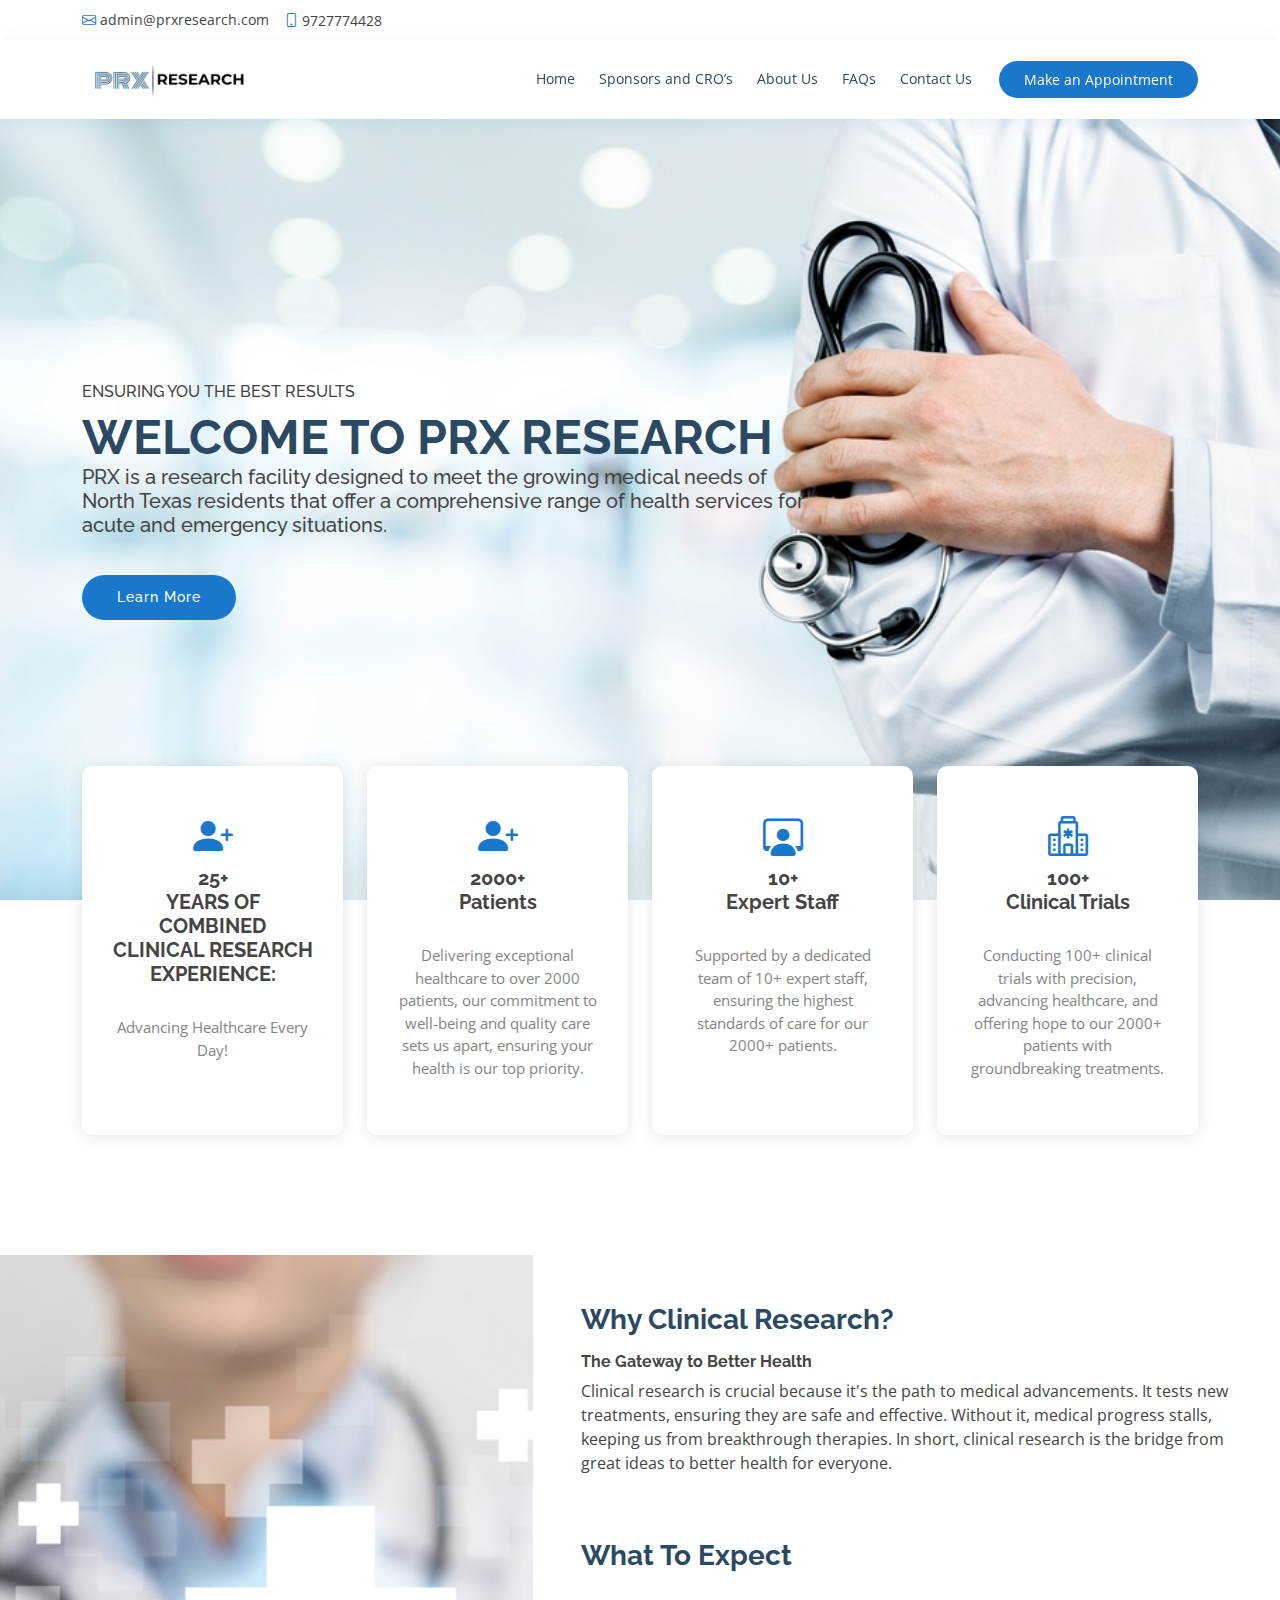
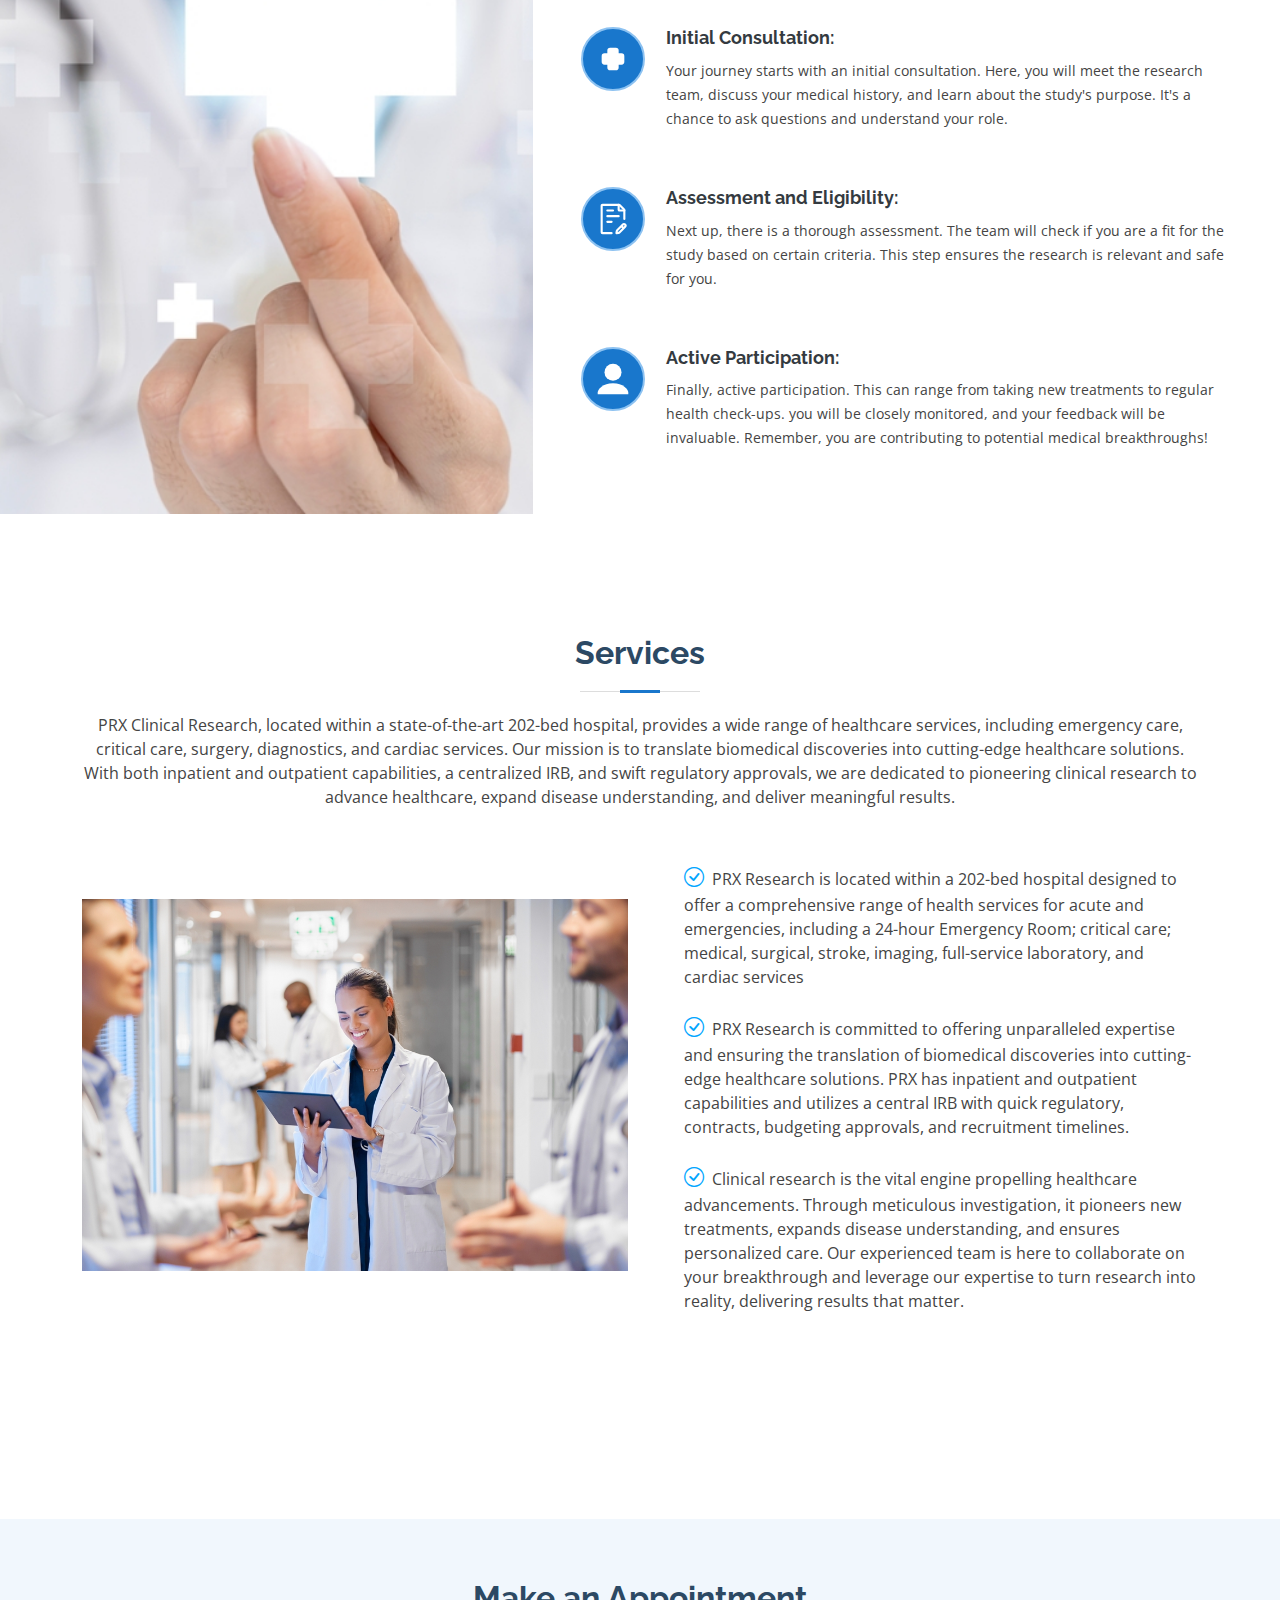
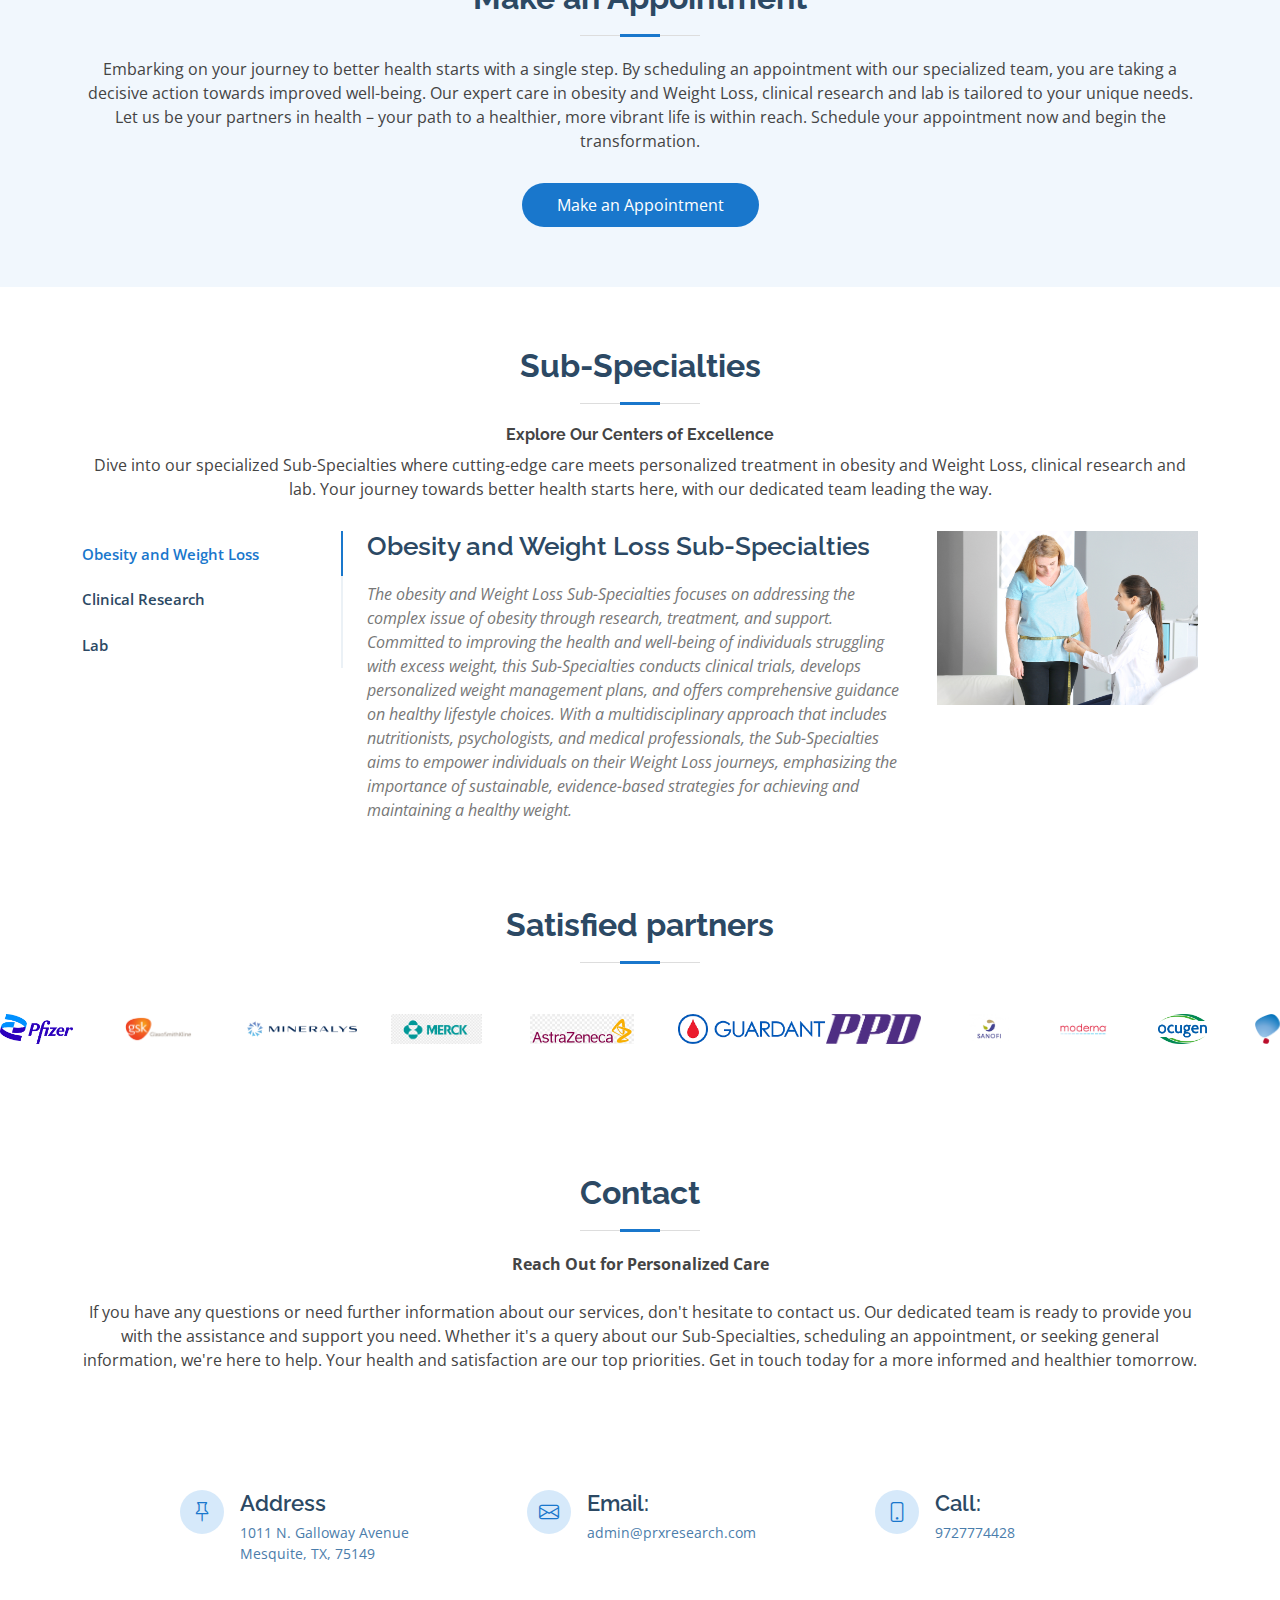
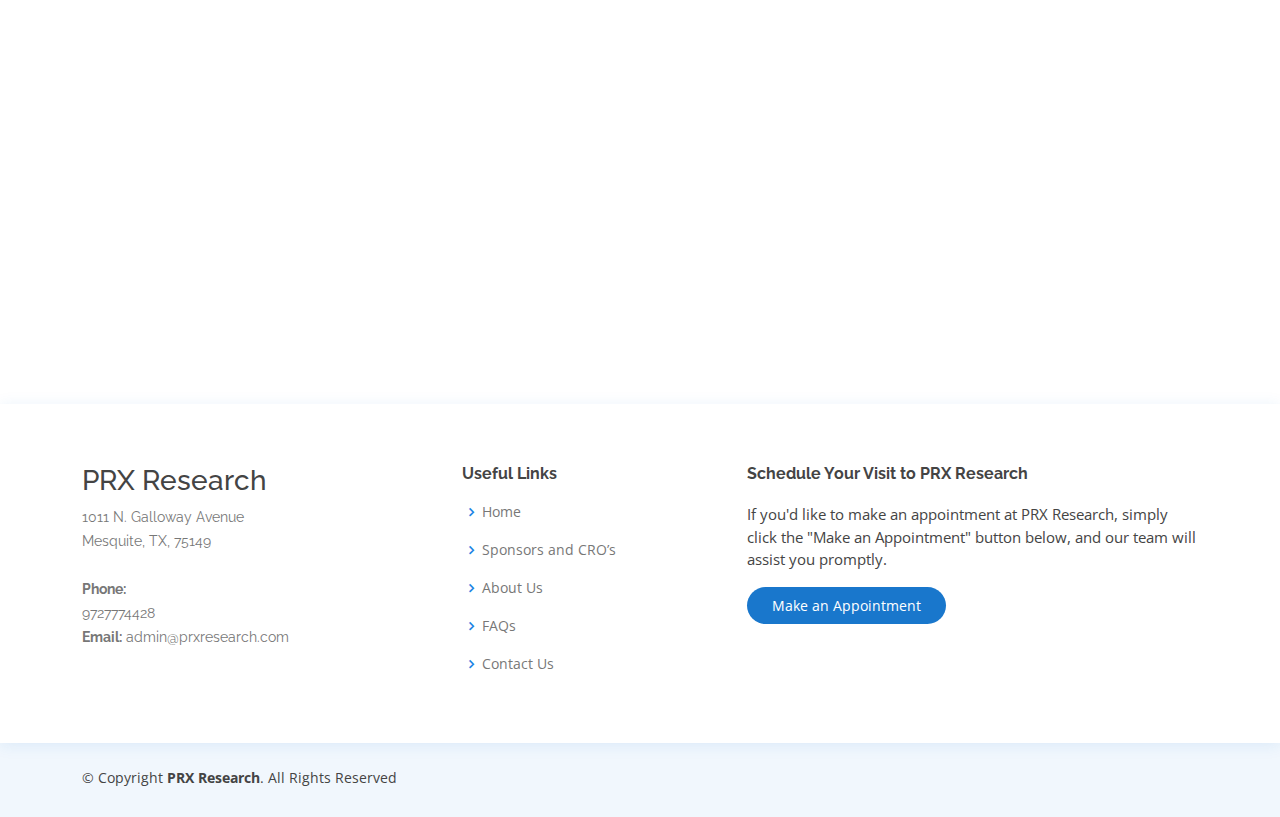
<file: index.html>
<!DOCTYPE html>
<html lang="en">

<head>
  <meta charset="utf-8">
  <meta content="width=device-width, initial-scale=1.0" name="viewport">

  <title>PRX Research</title>
  <meta content="" name="description">
  <meta content="" name="keywords">

  <!-- Favicons -->
  <link href="assets/img/fav.jpg" rel="icon">
  <link href="assets/img/fav.jpg" rel="apple-touch-icon">

  <!-- Google Fonts -->
  <link
    href="https://fonts.googleapis.com/css?family=Open+Sans:300,300i,400,400i,600,600i,700,700i|Raleway:300,300i,400,400i,500,500i,600,600i,700,700i|Poppins:300,300i,400,400i,500,500i,600,600i,700,700i"
    rel="stylesheet">

  <!-- Vendor CSS Files -->
  <link href="assets/vendor/fontawesome-free/css/all.min.css" rel="stylesheet">
  <link href="assets/vendor/animate.css/animate.min.css" rel="stylesheet">
  <link href="assets/vendor/bootstrap/css/bootstrap.min.css" rel="stylesheet">
  <link href="assets/vendor/bootstrap-icons/bootstrap-icons.css" rel="stylesheet">
  <link href="assets/vendor/boxicons/css/boxicons.min.css" rel="stylesheet">
  <link href="assets/vendor/glightbox/css/glightbox.min.css" rel="stylesheet">
  <link href="assets/vendor/remixicon/remixicon.css" rel="stylesheet">
  <link href="assets/vendor/swiper/swiper-bundle.min.css" rel="stylesheet">

  <!-- Template Main CSS File -->
  <link href="assets/css/style.css" rel="stylesheet">


</head>

<body>

  <!-- ======= Top Bar ======= -->
  <div id="topbar" class="d-flex align-items-center fixed-top">
    <div class="container d-flex justify-content-between">
      <div class="contact-info d-flex align-items-center">
        <i class="bi bi-envelope"></i> <a href="mailto:admin@prxresearch.com">admin@prxresearch.com</a>
        <i class="bi bi-phone"></i> 9727774428
      </div>
      <!-- <div class="d-none d-lg-flex social-links align-items-center">
        <a href="#" class="twitter"><i class="bi bi-twitter"></i></a>
        <a href="#" class="facebook"><i class="bi bi-facebook"></i></a>
        <a href="#" class="instagram"><i class="bi bi-instagram"></i></a>
        <a href="#" class="linkedin"><i class="bi bi-linkedin"></i></i></a>
      </div> -->
    </div>
  </div>

  <!-- ======= Header ======= -->
  <header id="header" class="fixed-top">
    <div class="container d-flex align-items-center">

      <h1 class="logo "><a href="index.html"></a></h1>
      <!-- Uncomment below if you prefer to use an image logo -->
      <a href="index.html" class="logo "><img src="assets/img/prx-research-logo.webp" width="100%" alt=""
          class="img-fluid"></a>

      <nav id="navbar" class="navbar nav ms-auto order-last order-lg-0">
        <ul>
          <li><a class="nav-link scrollto active" href="index.html">Home</a></li>
          <li><a class="nav-link scrollto" href="sponsors.html">Sponsors and CRO’s</a></li>
          <li><a class="nav-link scrollto" href="about.html">About Us</a></li>

          <li><a class="nav-link scrollto" href="faq.html">FAQs</a></li>

          <li><a class="nav-link scrollto" href="contact.html">Contact Us</a></li>
        </ul>
        <i class="bi bi-list mobile-nav-toggle"></i>
      </nav><!-- .navbar -->

      <a href="mailto:admin@prxresearch.com" class="appointment-btn scrollto"><span class="d-none d-md-inline">Make
          an</span>
        Appointment</a>

    </div>
  </header>
  
  <!-- End Header -->
  <br><br><br><br>
  <!-- ======= Hero Section ======= -->
  <section id="hero" class="d-flex align-items-center">
    <div class="container">
      <h6>ENSURING YOU THE BEST RESULTS</h6>
      <h1>   WELCOME TO PRX Research</h1>
      <h5>PRX is a research facility designed to meet the growing medical needs of <br> North Texas residents
        that offer a comprehensive range of health services for <br> acute and emergency situations.</h5>
      <a href="about.html" class="btn-get-started scrollto">Learn More</a>
    </div>
  </section>
  <!-- End Hero -->

  <main id="main">

    <!-- ======= Why Us Section ======= -->
    <section id="why-us" class="why-us">
      <div class="container">

        <div class="row">
      
          <div class="col-lg-12 d-flex align-items-stretch">
            <div class="icon-boxes d-flex flex-column justify-content-center">
              <div class="row">
                <div class="col-xl-3 d-flex align-items-stretch">
                  <div class="icon-box mt-4 mt-xl-0">
                    <i class="bi bi-person-plus-fill"></i>

                    <h4> 25+
                      <br>YEARS OF COMBINED CLINICAL RESEARCH EXPERIENCE:
                    </h4>
                    <p>

                    Advancing Healthcare Every Day!


                    </p>
                  </div>
                </div>


                <div class="col-xl-3 d-flex align-items-stretch">
                  <div class="icon-box mt-4 mt-xl-0">
                    <i class="bi bi-person-plus-fill"></i>

                    <h4>2000+
                      <br>Patients
                    </h4>
                    <p>

                      Delivering exceptional healthcare to over 2000 patients, our commitment to well-being and quality
                      care sets us apart, ensuring your health is our top priority.

                    </p>
                  </div>
                </div>
                <div class="col-xl-3 d-flex align-items-stretch">
                  <div class="icon-box mt-4 mt-xl-0">
                    <i class="bi bi-person-workspace"></i>
                    <h4>10+ <br> Expert Staff
                    </h4>
                    <p>Supported by a dedicated team of 10+ expert staff, ensuring the highest standards of care for our
                      2000+ patients.</p>
                  </div>
                </div>
                <div class="col-xl-3 d-flex align-items-stretch">
                  <div class="icon-box mt-4 mt-xl-0">
                    <i class="bi bi-hospital"></i>
                    <h4>100+ <br>Clinical Trials
                    </h4>
                    <p>Conducting 100+ clinical trials with precision, advancing healthcare, and offering hope to our
                      2000+ patients with groundbreaking treatments.</p>
                  </div>
                </div>
              </div>
            </div><!-- End .content-->
          </div>
        </div>

      </div>
    </section><!-- End Why Us Section -->

    <!-- ======= About Section ======= -->
    <section id="about" class="about">
      <div class="container-fluid">

        <div class="row">
          <div class="col-xl-5 col-lg-6 video-box d-flex justify-content-center align-items-stretch position-relative">

          </div>

          <div
            class="col-xl-7 col-lg-6 icon-boxes d-flex flex-column align-items-stretch justify-content-center py-5 px-lg-5">
            <h3>Why Clinical Research? </h3>
            <h6> <b> The Gateway to Better Health </b> </h6>
            <p>Clinical research is crucial because it's the path to medical advancements. It tests new treatments,
              ensuring they are safe and effective. Without it, medical progress stalls, keeping us from breakthrough
              therapies. In short, clinical research is the bridge from great ideas to better health for everyone.</p>
            <br><br>
            <h3>What To Expect
            </h3>


            <div class="icon-box">
              <div class="icon" style="background-color: #1977CC;"><svg xmlns="http://www.w3.org/2000/svg" width="34"
                  height="34" viewBox="0 0 12 12" style="color: white;">
                  <path fill="currentColor"
                    d="M5 2a1 1 0 0 0-1 1v1H3a1 1 0 0 0-1 1v2a1 1 0 0 0 1 1h1v1a1 1 0 0 0 1 1h2a1 1 0 0 0 1-1V8h1a1 1 0 0 0 1-1V5a1 1 0 0 0-1-1H8V3a1 1 0 0 0-1-1H5Z" />
                </svg>
              </div>
              <h4 class="title"><a href="">Initial Consultation: </a></h4>
              <p class="description">Your journey starts with an initial consultation. Here, you will meet the research
                team, discuss your medical history, and learn about the study's purpose. It's a chance to ask questions
                and understand your role.

              </p>
            </div>

            <div class="icon-box">
              <div class="icon" style="background-color: #1977CC;">
                <svg xmlns="http://www.w3.org/2000/svg" width="34" height="34" viewBox="0 0 24 24">
                  <g fill="none" stroke="currentColor" stroke-linecap="round" stroke-linejoin="round" stroke-width="1.5"
                    style="color: white;">
                    <path
                      d="M20 12V5.749a.6.6 0 0 0-.176-.425l-3.148-3.148A.6.6 0 0 0 16.252 2H4.6a.6.6 0 0 0-.6.6v18.8a.6.6 0 0 0 .6.6H11M8 10h8M8 6h4m-4 8h3m6.954 2.94l1-1a1.121 1.121 0 0 1 1.586 0v0a1.121 1.121 0 0 1 0 1.585l-1 1m-1.586-1.586l-2.991 2.991a1 1 0 0 0-.28.553l-.244 1.557l1.557-.243a1 1 0 0 0 .553-.28l2.99-2.992m-1.585-1.586l1.586 1.586" />
                    <path d="M16 2v3.4a.6.6 0 0 0 .6.6H20" />
                  </g>
                </svg>

              </div>
              <h4 class="title"><a href="">Assessment and Eligibility:</a></h4>
              <p class="description">Next up, there is a thorough assessment. The team will check if you are a fit for
                the
                study based on certain criteria. This step ensures the research is relevant and safe for you.</p>
            </div>

            <div class="icon-box">
              <div class="icon" style="background-color: #1977CC;">
                <svg xmlns="http://www.w3.org/2000/svg" width="34" height="34" viewBox="0 0 20 20"
                  style="color: white;">
                  <path fill="currentColor" d="M10 12.5c-5.92 0-9 3.5-9 5.5v1h18v-1c0-2-3.08-5.5-9-5.5z" />
                  <circle cx="10" cy="6" r="5" fill="currentColor" />
                </svg>

              </div>
              <h4 class="title"><a href="">Active Participation:</a></h4>
              <p class="description">Finally, active participation. This can range from taking new treatments to regular
                health check-ups. you will be closely monitored, and your feedback will be invaluable. Remember, you are
                contributing to potential medical breakthroughs!
              </p>
            </div>

          </div>
        </div>

      </div>
    </section><!-- End About Section -->

    <!-- ======= Counts Section ======= -->
    <!-- <section id="counts" class="counts">
      <div class="container">

        <div class="row">

          <div class="col-lg-3 col-md-6">
            <div class="count-box">
              <i class="fas fa-user-md"></i>
              <span data-purecounter-start="0" data-purecounter-end="85" data-purecounter-duration="1"
                class="purecounter"></span>
              <p>Doctors</p>
            </div>
          </div>

          <div class="col-lg-3 col-md-6 mt-5 mt-md-0">
            <div class="count-box">
              <i class="far fa-hospital"></i>
              <span data-purecounter-start="0" data-purecounter-end="18" data-purecounter-duration="1"
                class="purecounter"></span>
              <p>Sub-Specialties</p>
            </div>
          </div>

          <div class="col-lg-3 col-md-6 mt-5 mt-lg-0">
            <div class="count-box">
              <i class="fas fa-flask"></i>
              <span data-purecounter-start="0" data-purecounter-end="12" data-purecounter-duration="1"
                class="purecounter"></span>
              <p>Research Labs</p>
            </div>
          </div>

          <div class="col-lg-3 col-md-6 mt-5 mt-lg-0">
            <div class="count-box">
              <i class="fas fa-award"></i>
              <span data-purecounter-start="0" data-purecounter-end="150" data-purecounter-duration="1"
                class="purecounter"></span>
              <p>Awards</p>
            </div>
          </div>

        </div>

      </div>
    </section> -->
    <!-- End Counts Section -->

      <!-- ======= About Us Section ======= -->
      <section id="" class="about1" >
        <div class="container" data-aos="fade-up">
  
          <div class="section-title">
            <h2>Services </h2>
            <p>
              PRX Clinical Research, located within a state-of-the-art 202-bed hospital, provides a wide range of healthcare services, including emergency care, critical care, surgery, diagnostics, and cardiac services. Our mission is to translate biomedical discoveries into cutting-edge healthcare solutions. With both inpatient and outpatient capabilities, a centralized IRB, and swift regulatory approvals, we are dedicated to pioneering clinical research to advance healthcare, expand disease understanding, and deliver meaningful results.</p>
          </div>
  
          <div class="row">
            <div class="col-lg-6" data-aos="fade-right">
             
              <img src="assets/img/ser.jpeg" class="img-fluid" id="down1" alt="">
            </div>
            <div class="col-lg-6 pt-4 pt-lg-0 content" data-aos="fade-left">
  
  
              <ul style=" list-style-type: none; ">
                <br>
                <li><i class="bi bi-check-circle"></i>
         
                  PRX Research is located within a 202-bed hospital designed to offer a comprehensive
                  range of health services for acute and emergencies, including a 24-hour Emergency
                  Room; critical care; medical, surgical, stroke, imaging, full-service laboratory, and
                  cardiac services
               </li>
  
  <br>
               <li><i class="bi bi-check-circle"></i>
         
                PRX Research is committed to offering unparalleled expertise and ensuring the
                translation of biomedical discoveries into cutting-edge healthcare solutions. PRX has
                inpatient and outpatient capabilities and utilizes a central IRB with quick regulatory,
                contracts, budgeting approvals, and recruitment timelines.
            
 </li>
 
 <br>
 

 <li><i class="bi bi-check-circle"></i>
         
  Clinical research is the vital engine propelling healthcare advancements. Through
  meticulous investigation, it pioneers new treatments, expands disease understanding,
  and ensures personalized care. Our experienced team is here to collaborate on your
  breakthrough and leverage our expertise to turn research into reality, delivering results
  that matter.
  

</li>
  
              </ul>
  
            </div>
          </div>
  
        </div>
      </section><!-- End About Us Section -->
  


    <!-- ======= Counts Section ======= -->
    <section id="" class="counts" style="background-color: white;">
      <div class="container" data-aos="fade-up">

        <div class="row no-gutters">

          





         
        </div>

      </div>
    </section><!-- End Counts Section -->







      
    <!-- ======= Appointment Section ======= -->
    <section id="appointment" class="appointment section-bg">
      <div class="container">

        <div class="section-title">
          <h2>Make an Appointment</h2>
          <p>Embarking on your journey to better health starts with a single step. By scheduling an appointment with our
            specialized team, you are taking a decisive action towards improved well-being. Our expert care in obesity
            and Weight Loss, clinical research and lab is tailored to your unique needs. Let us be your partners in
            health – your path to a healthier, more vibrant life is within reach. Schedule your appointment now and
            begin the transformation.</p>
        </div>

        <form action="forms/appointment.php" method="post" role="form" class="php-email-form">
          <!-- <div class="row">
            <div class="col-md-4 form-group">
              <input type="text" name="name" class="form-control" id="name" placeholder="Your Name" data-rule="minlen:4"
                data-msg="Please enter at least 4 chars">
              <div class="validate"></div>
            </div>
            <div class="col-md-4 form-group mt-3 mt-md-0">
              <input type="email" class="form-control" name="email" id="email" placeholder="Your Email"
                data-rule="email" data-msg="Please enter a valid email">
              <div class="validate"></div>
            </div>
            <div class="col-md-4 form-group mt-3 mt-md-0">
              <input type="tel" class="form-control" name="phone" id="phone" placeholder="Your Phone"
                data-rule="minlen:4" data-msg="Please enter at least 4 chars">
              <div class="validate"></div>
            </div>
          </div> -->
          <!-- <div class="row">
            <div class="col-md-4 form-group mt-3">
              <input type="datetime" name="date" class="form-control datepicker" id="date"
                placeholder="Appointment Date" data-rule="minlen:4" data-msg="Please enter at least 4 chars">
              <div class="validate"></div>
            </div>
            <div class="col-md-4 form-group mt-3">
              <select name="department" id="department" class="form-select">
                <option value="">Select Department</option>
                <option value="Department 1">Department 1</option>
                <option value="Department 2">Department 2</option>
                <option value="Department 3">Department 3</option>
              </select>
              <div class="validate"></div>
            </div>
            <div class="col-md-4 form-group mt-3">
              <select name="doctor" id="doctor" class="form-select">
                <option value="">Select Doctor</option>
                <option value="Doctor 1">Doctor 1</option>
                <option value="Doctor 2">Doctor 2</option>
                <option value="Doctor 3">Doctor 3</option>
              </select>
              <div class="validate"></div>
            </div>
          </div> -->

          <!-- <div class="form-group mt-3">
            <textarea class="form-control" name="message" rows="5" placeholder="Message (Optional)"></textarea>
            <div class="validate"></div>
          </div>
          <div class="mb-3">
            <div class="loading">Loading</div>
            <div class="error-message"></div>
            <div class="sent-message">Your appointment request has been sent successfully. Thank you!</div>
          </div> -->
          <div class="text-center"><button type="submit"> <a href="mailto:admin@prxresearch.com" style="color: white;">
                Make an Appointment </a></button></div>
        </form>

      </div>
    </section><!-- End Appointment Section -->

    <!-- ======= Departments Section ======= -->
    <section id="Sub-Specialties" class="departments">
      <div class="container">

        <div class="section-title">
          <h2>Sub-Specialties</h2>
          <h6> <b> Explore Our Centers of Excellence</b></h6>
          <p> Dive into our specialized Sub-Specialties where cutting-edge care meets personalized treatment in obesity and
            Weight Loss, clinical research and lab. Your journey towards better health starts here, with our dedicated
            team leading the way.</p>
        </div>

        <div class="row gy-4">
          <div class="col-lg-3">
            <ul class="nav nav-tabs flex-column">
              <li class="nav-item">
                <a class="nav-link active show" data-bs-toggle="tab" href="#tab-1">Obesity and Weight Loss</a>
              </li>
              <li class="nav-item">
                <a class="nav-link" data-bs-toggle="tab" href="#tab-2">Clinical Research</a>
              </li>
              <li class="nav-item">
                <a class="nav-link" data-bs-toggle="tab" href="#tab-3">Lab</a>
              </li>

            </ul>
          </div>
          <div class="col-lg-9">
            <div class="tab-content">
              <div class="tab-pane active show" id="tab-1">
                <div class="row gy-4">
                  <div class="col-lg-8 details order-2 order-lg-1">
                    <h3>Obesity and Weight Loss Sub-Specialties</h3>
                    <p class="fst-italic">The obesity and Weight Loss Sub-Specialties focuses on addressing the complex issue
                      of obesity through research, treatment, and support. Committed to improving the health and
                      well-being of individuals struggling with excess weight, this Sub-Specialties conducts clinical trials,
                      develops personalized weight management plans, and offers comprehensive guidance on healthy
                      lifestyle choices. With a multidisciplinary approach that includes nutritionists, psychologists,
                      and medical professionals, the Sub-Specialties aims to empower individuals on their Weight Loss
                      journeys, emphasizing the importance of sustainable, evidence-based strategies for achieving and
                      maintaining a healthy weight.</p>

                  </div>
                  <div class="col-lg-4 text-center order-1 order-lg-2">
                    <img src="assets/img/weight.jpeg" alt="" class="img-fluid">
                  </div>
                </div>
              </div>
              <div class="tab-pane" id="tab-2">
                <div class="row gy-4">
                  <div class="col-lg-8 details order-2 order-lg-1">
                    <h3>CLINICAL RESEARCH Sub-Specialties</h3>
                    <p class="fst-italic">The clinical research Sub-Specialties is at the forefront of advancing medical
                      knowledge and improving patient care. Our dedicated team of researchers conducts rigorous studies
                      to evaluate new treatments, therapies, and interventions. By collaborating with healthcare
                      professionals and volunteers, we aim to uncover innovative solutions to medical challenges,
                      enhance disease understanding, and ultimately improve the quality of healthcare. Ethical conduct
                      and patient safety are our top priorities, ensuring that our research contributes to better health
                      outcomes and informs evidence-based medical practices.</p>

                  </div>
                  <div class="col-lg-4 text-center order-1 order-lg-2">
                    <img src="assets/img/clinical.jpeg" alt="" class="img-fluid">
                  </div>
                </div>
              </div>
              <div class="tab-pane" id="tab-3">
                <div class="row gy-4">
                  <div class="col-lg-8 details order-2 order-lg-1">
                    <h3>Lab</h3>
                    <p class="fst-italic">Our lab Sub-Specialties serves as the epicenter of scientific discovery and
                      innovation. Within these controlled environments, our team of researchers conducts experiments,
                      analyzes data, and pushes the boundaries of knowledge across various fields, from medicine to
                      technology. Our state-of-the-art facilities and equipment provide the essential tools for
                      groundbreaking research. We are committed to excellence in experimentation and analysis, playing a
                      critical role in advancing scientific understanding and finding solutions to complex challenges
                      that impact our world.</p>

                  </div>
                  <div class="col-lg-4 text-center order-1 order-lg-2">
                    <img src="assets/img/lab.jpeg" alt="" class="img-fluid">
                  </div>
                </div>
              </div>

            </div>
          </div>
        </div>

      </div>
    </section><!-- End Departments Section -->

    <br>
    <div class="section-title">
      <h2>Satisfied partners</h2>
    
    </div>

    <div class="slider">
      <div class="slide-track"  >
        <div class="slide" id="sliderrr1"  >
          <img src="assets/img/sa1.png"   alt="">
        </div>
        <div class="slide" id="sliderrr1"  >
          <img src="assets/img/sa2.png"   alt="">
        </div>
        <div class="slide" id="sliderrr1"  >
          <img src="assets/img/sa13.png"   alt="">
        </div>
        <div class="slide" id="sliderrr1"  >
          <img src="assets/img/sa4.png"   alt="">
        </div>
        <div class="slide" id="sliderrr1"  >
          <img src="assets/img/sa5.png"   alt="">
        </div>
        <div class="slide" id="sliderrr1"  >
          <img src="assets/img/sa16.png"   alt="">
        </div>
        <div class="slide" id="sliderrr1"  >
          <img src="assets/img/sa17.png"   alt="">
        </div>
        <div class="slide" id="sliderrr1"  >
          <img src="assets/img/sa8.jpg"   alt="">
        </div>

        <div class="slide" id="sliderrr1"  >
          <img src="assets/img/sa9.png"   alt="">
        </div>

        <div class="slide" id="sliderrr1"  >
          <img src="assets/img/sa10.png"   alt="">
        </div>
        <div class="slide" id="sliderrr1"  >
          <img src="assets/img/sa11.png"   alt="">
        </div>

        <div class="slide" id="sliderrr1"  >
          <img src="assets/img/sa20.png"   alt="">
        </div>

        <div class="slide" id="sliderrr1"  >
          <img src="assets/img/sa13.png"   alt="">
        </div>


        
        <div class="slide" id="sliderrr1"  >
          <img src="assets/img/sa15.png"   alt="">
        </div>



            
        <div class="slide" id="sliderrr1"  >
          <img src="assets/img/sa16.png"   alt="">
        </div>

        

      </div>
    </div>













 
    

    
    <!-- ======= Contact Section ======= -->
    <section id="contact" class="contact">
      <div class="container">

        <div class="section-title">
          <h2>Contact</h2>
          <p> <b> Reach Out for Personalized Care</b> <br><br> If you have any questions or need further information
            about our services, don't hesitate to contact us. Our dedicated team is ready to provide you with the
            assistance and support you need. Whether it's a query about our Sub-Specialties, scheduling an appointment, or
            seeking general information, we're here to help. Your health and satisfaction are our top priorities. Get in
            touch today for a more informed and healthier tomorrow.</p>
        </div>
      </div>

      <div>
        <div class="container" style="padding-left: 110px;">
          <div class="row mt-5">
  
  
            <div class="col-lg-4">
  
  
              <div class="info">
  
  
                <div class="email">
                  <i class="bi bi-pin"></i>
                  <h4>Address </h4>
                  <p>
                    1011 N. Galloway Avenue <br>
                    Mesquite, TX, 75149
  
                  </p>
                  <br>
                </div>
  
  
  
              </div>
  
            </div>
  
            <div class="col-lg-4">
              <div class="info">
  
  
                <div class="email">
                  <i class="bi bi-envelope"></i>
                  <h4>Email:</h4>
                  <p>admin@prxresearch.com</p>
                </div>
  
  
  
              </div>
  
            </div>
  
  
            <div class="col-lg-4">
              <div class="info">
  
  
                <div class="phone">
                  <i class="bi bi-phone"></i>
                  <h4>Call:</h4>
                  <p>9727774428</p>
                </div>
  
              </div>
  
            </div>
  
          </div>
  
        </div>

        <a href="https://www.google.com/maps/place/1011%20N%20Galloway%20Ave,%20Mesquite,%20TX%2075149,%20USA" target="_blank">
          <iframe 
            src="https://www.google.com/maps/embed?pb=!1m18!1m12!1m3!1d3354.520414742655!2d-96.60302222591133!3d32.77845778391519!2m3!1f0!2f0!3f0!3m2!1i1024!2i768!4f13.1!3m3!1m2!1s0x864ea5a26213fadd%3A0x29323264f04d05d2!2s1011%20N%20Galloway%20Ave%2C%20Mesquite%2C%20TX%2075149%2C%20USA!5e0!3m2!1sen!2s!4v1700766161493!5m2!1sen!2s"
            width="100%" height="350" style="border:0;" allowfullscreen="" loading="lazy" referrerpolicy="no-referrer-when-downgrade">
          </iframe>
        </a>
        

      </div>





    </section><!-- End Contact Section -->

  </main><!-- End #main -->

  <!-- ======= Footer ======= -->
  <footer id="footer">

    <div class="footer-top">
      <div class="container">
        <div class="row">

          <div class="col-lg-4 col-md-6 footer-contact">
            <h3>PRX Research</h3>
            <p>
              1011 N. Galloway Avenue <br>
              Mesquite, TX, 75149 <br><br>
              <strong>Phone:</strong><br> 9727774428<br>
              <strong>Email:</strong> admin@prxresearch.com<br>
            </p>
          </div>

          <div class="col-lg-3 col-md-6 footer-links">
            <h4>Useful Links</h4>
            <ul>
              <li><i class="bx bx-chevron-right"></i> <a href="index.html">Home</a></li>
              <li><i class="bx bx-chevron-right"></i> <a href="sponsors.html">Sponsors and CRO’s</a></li>
              <li><i class="bx bx-chevron-right"></i> <a href="about.html">About Us</a></li>
              <li><i class="bx bx-chevron-right"></i> <a href="faq.html">FAQs</a></li>
              <li><i class="bx bx-chevron-right"></i> <a href="contact.html">Contact Us</a></li>
            </ul>
          </div>

          <!-- <div class="col-lg-3 col-md-6 footer-links">
            <h4></h4>
            <ul>
             
            </ul>
          </div> -->

          <div class="col-lg-5 col-md-6 footer-newsletter">
            <h4>Schedule Your Visit to PRX Research</h4>
            <p>If you'd like to make an appointment at PRX Research, simply click the "Make an Appointment" button
              below, and our team will assist you promptly.

            </p>


            <a href="mailto:admin@prxresearch.com" class="appointment-btn1 scrollto"><span
                class="d-none d-md-inline">Make an</span>
              Appointment</a>
          </div>

        </div>
      </div>
    </div>

    <div class="container d-md-flex py-4">

      <div class="me-md-auto text-center text-md-start">
        <div class="copyright">
          &copy; Copyright <strong><span>PRX Research</span></strong>. All Rights Reserved
        </div>
        <div class="credits">
          <!-- All the links in the footer should remain intact. -->
          <!-- You can delete the links only if you purchased the pro version. -->
          <!-- Licensing information: https://bootstrapmade.com/license/ -->
          <!-- Purchase the pro version with working PHP/AJAX contact form: https://bootstrapmade.com/PRX Research-free-medical-bootstrap-theme/ -->

        </div>
      </div>

    </div>
  </footer><!-- End Footer -->

  <div id="preloader1"></div>
  <a href="#" class="back-to-top d-flex align-items-center justify-content-center"><i
      class="bi bi-arrow-up-short"></i></a>

  <!-- Vendor JS Files -->
  <script src="assets/vendor/purecounter/purecounter_vanilla.js"></script>
  <script src="assets/vendor/bootstrap/js/bootstrap.bundle.min.js"></script>
  <script src="assets/vendor/glightbox/js/glightbox.min.js"></script>
  <script src="assets/vendor/swiper/swiper-bundle.min.js"></script>
  <script src="assets/vendor/php-email-form/validate.js"></script>

  <!-- Template Main JS File -->
  <script src="assets/js/main.js"></script>

</body>

</html>
</file>
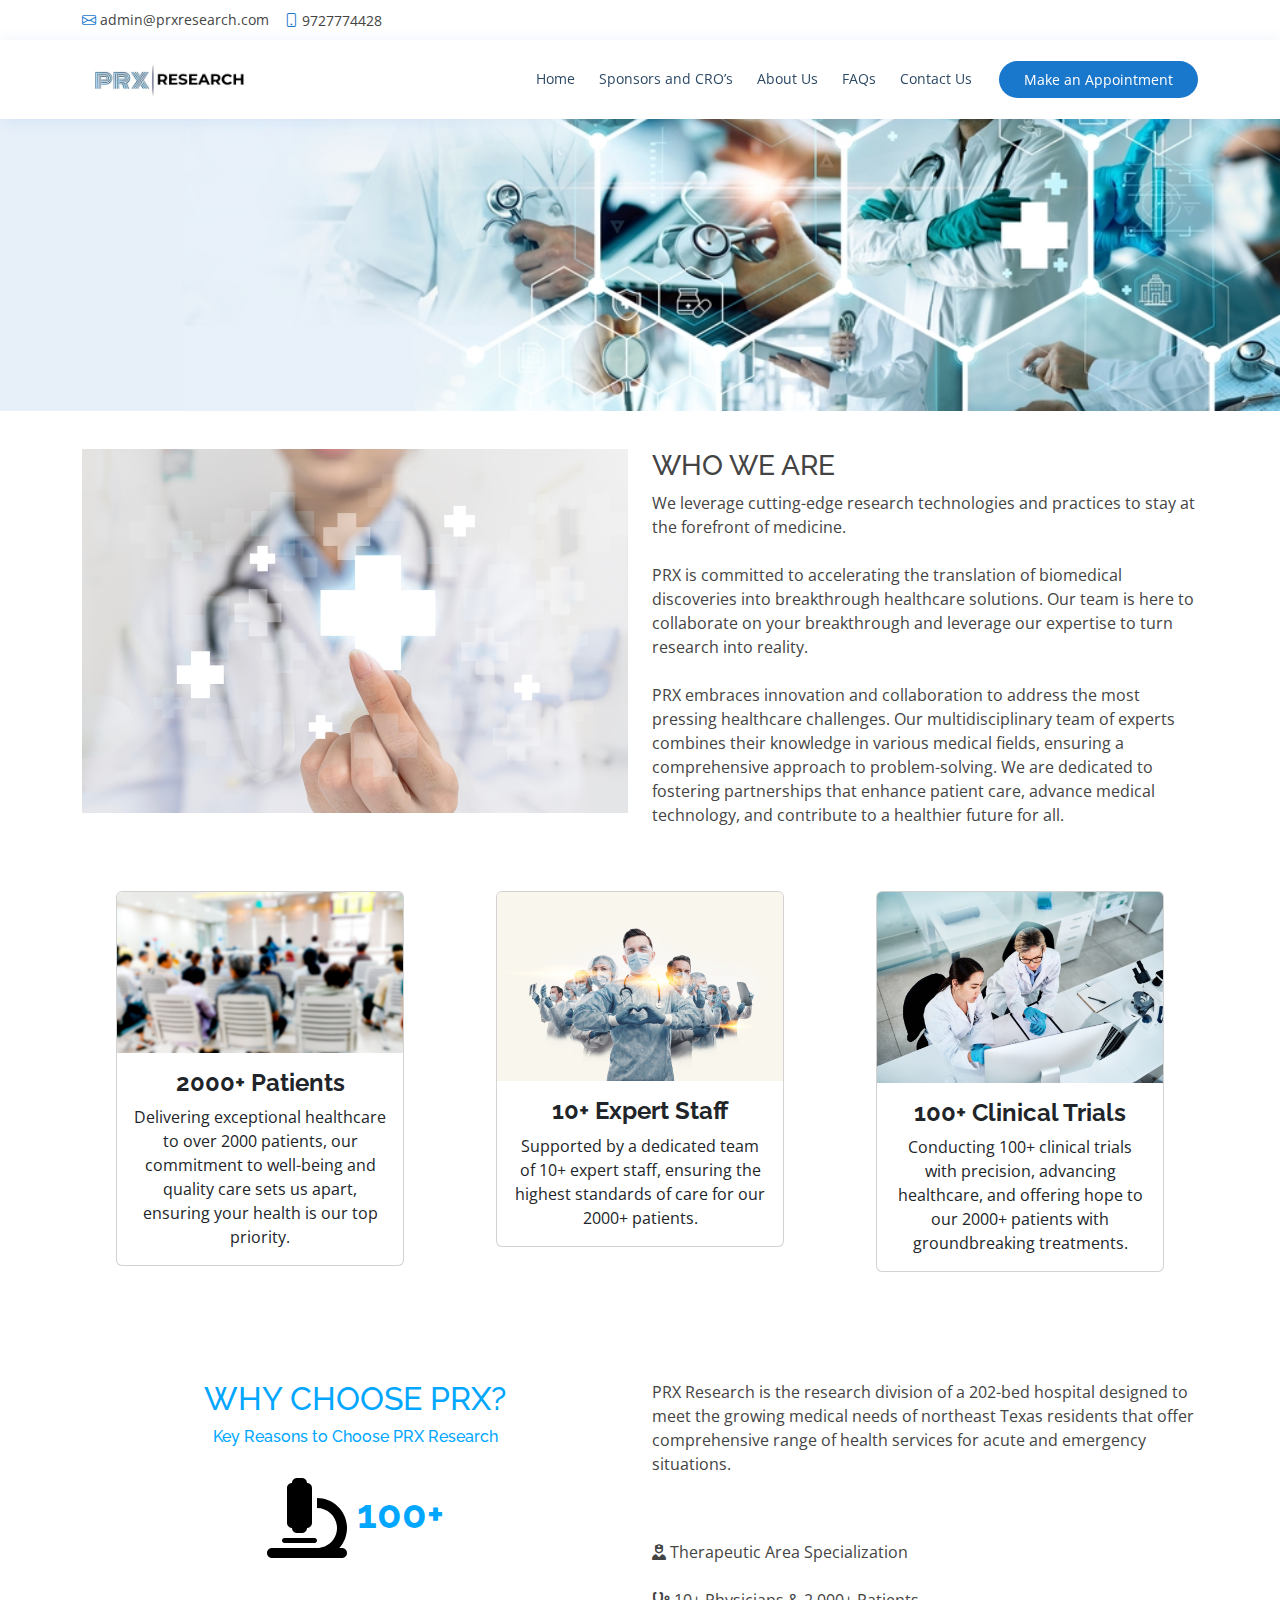
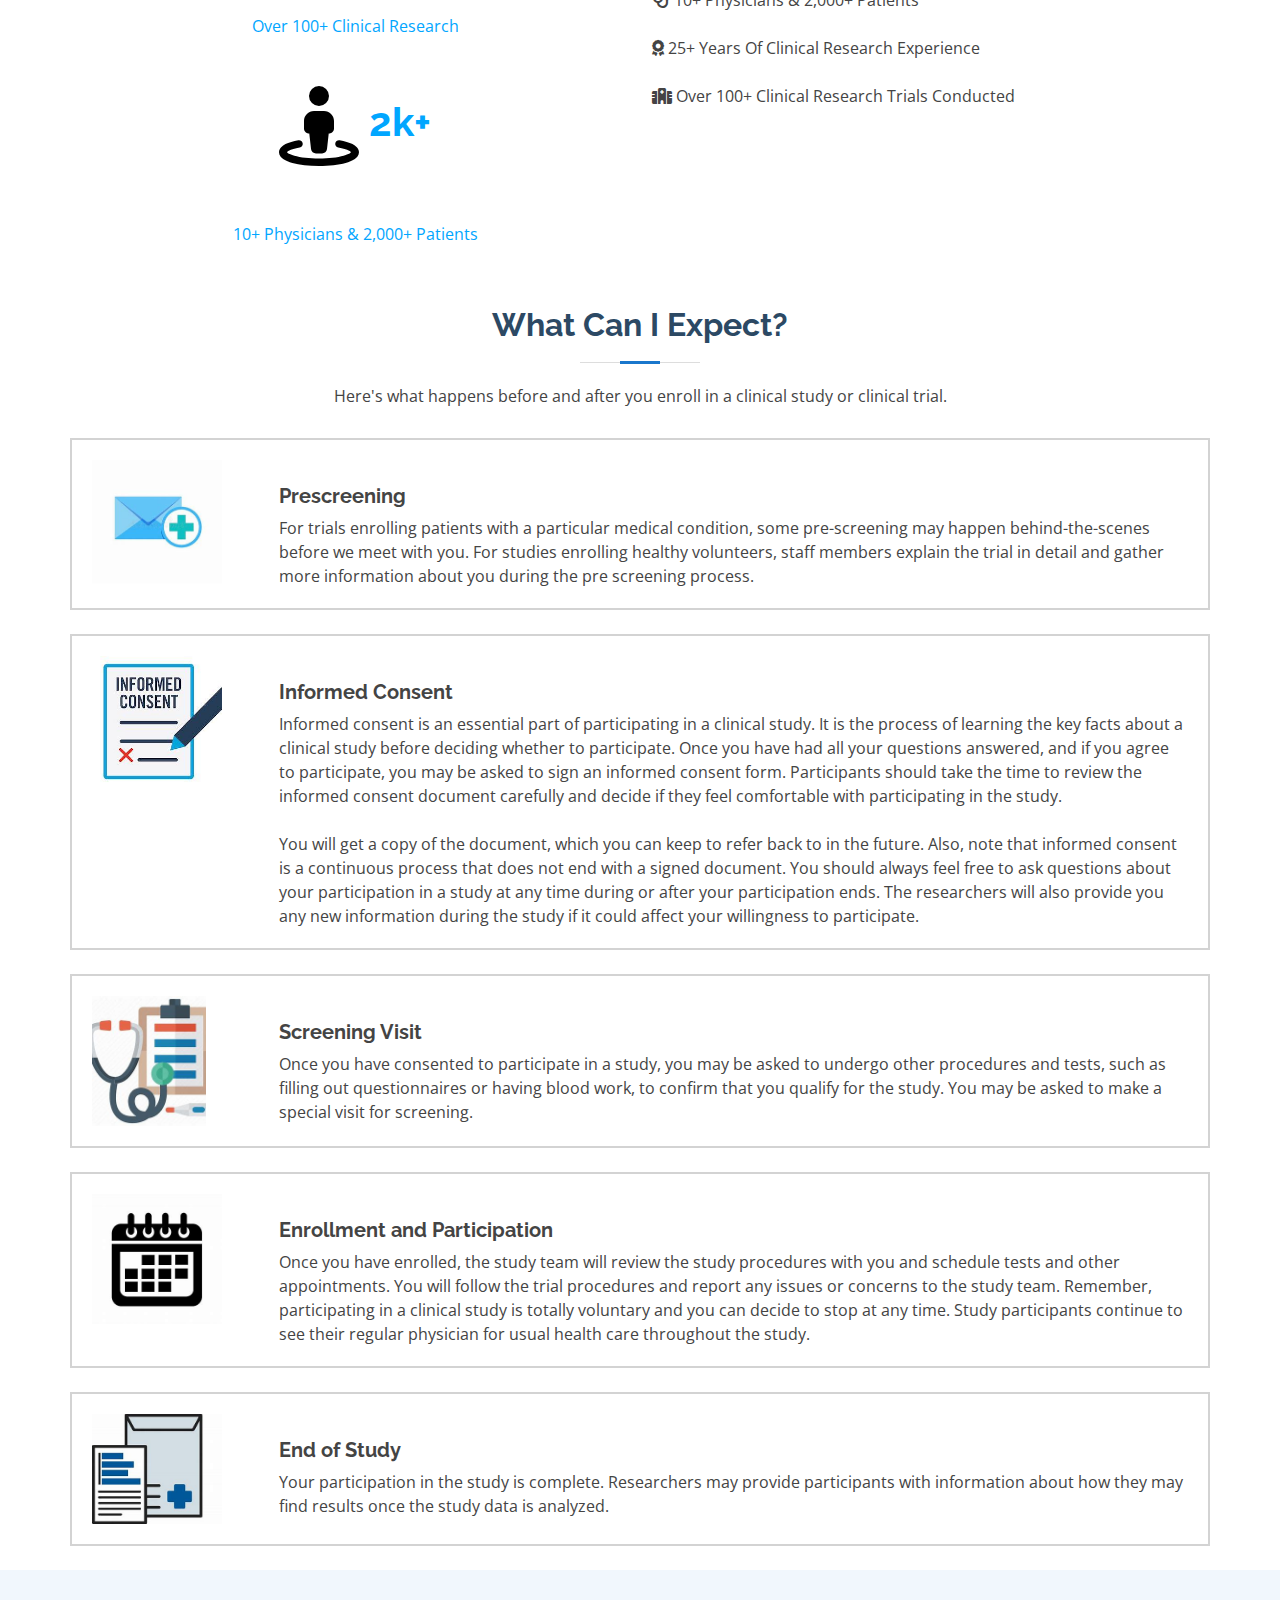
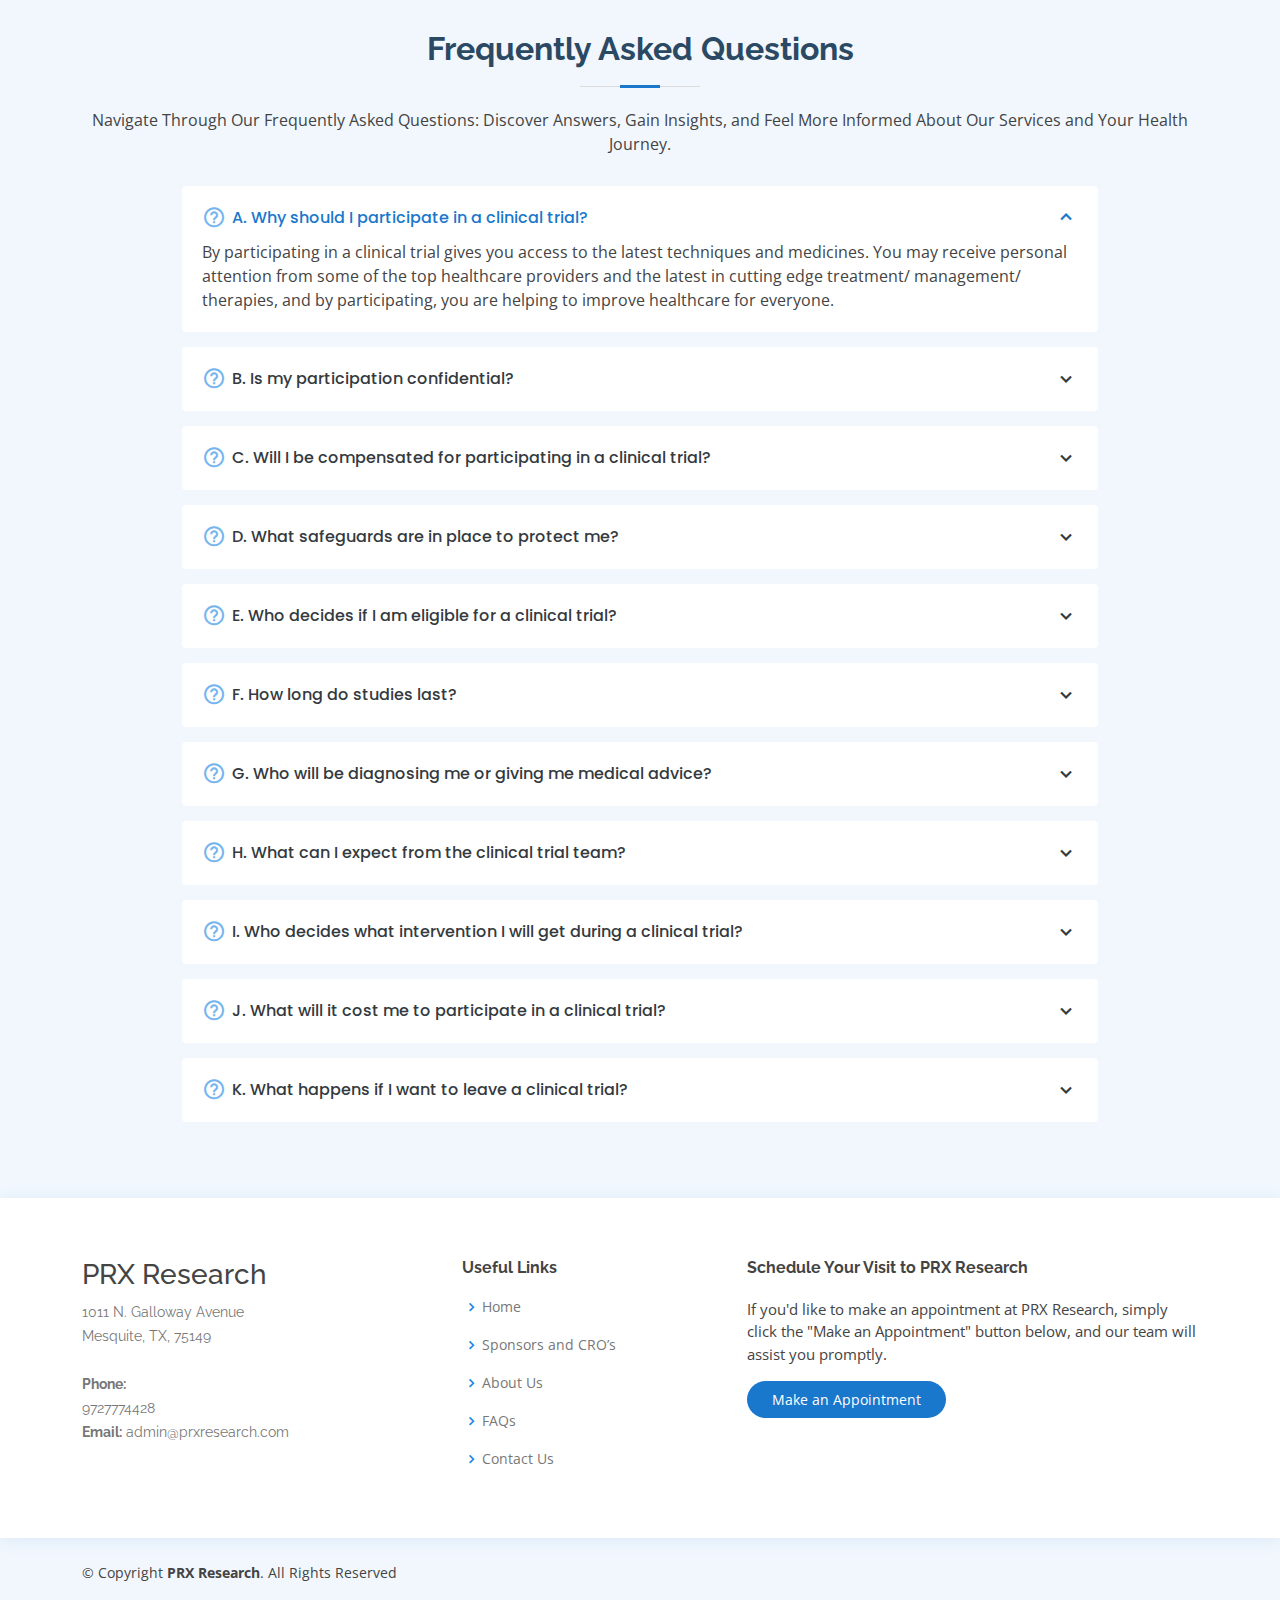
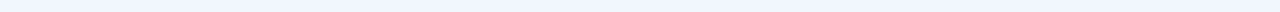
<file: about.html>
<!DOCTYPE html>
<html lang="en">

<head>
  <meta charset="utf-8">
  <meta content="width=device-width, initial-scale=1.0" name="viewport">

  <title>PRX Research</title>
  <meta content="" name="description">
  <meta content="" name="keywords">

  <!-- Favicons -->
  <link href="assets/img/fav.jpg" rel="icon">
  <link href="assets/img/fav.jpg" rel="apple-touch-icon">

  <!-- Google Fonts -->
  <link
    href="https://fonts.googleapis.com/css?family=Open+Sans:300,300i,400,400i,600,600i,700,700i|Raleway:300,300i,400,400i,500,500i,600,600i,700,700i|Poppins:300,300i,400,400i,500,500i,600,600i,700,700i"
    rel="stylesheet">

  <!-- Vendor CSS Files -->
  <link href="assets/vendor/fontawesome-free/css/all.min.css" rel="stylesheet">
  <link href="assets/vendor/animate.css/animate.min.css" rel="stylesheet">
  <link href="assets/vendor/bootstrap/css/bootstrap.min.css" rel="stylesheet">
  <link href="assets/vendor/bootstrap-icons/bootstrap-icons.css" rel="stylesheet">
  <link href="assets/vendor/boxicons/css/boxicons.min.css" rel="stylesheet">
  <link href="assets/vendor/glightbox/css/glightbox.min.css" rel="stylesheet">
  <link href="assets/vendor/remixicon/remixicon.css" rel="stylesheet">
  <link href="assets/vendor/swiper/swiper-bundle.min.css" rel="stylesheet">

  <!-- Template Main CSS File -->
  <link href="assets/css/style.css" rel="stylesheet">

</head>

<body>

  <!-- ======= Top Bar ======= -->
  <div id="topbar" class="d-flex align-items-center fixed-top">
    <div class="container d-flex justify-content-between">
      <div class="contact-info d-flex align-items-center">
        <i class="bi bi-envelope"></i> <a href="mailto:admin@prxresearch.com">admin@prxresearch.com</a>
        <i class="bi bi-phone"></i> 9727774428
      </div>
      <!-- <div class="d-none d-lg-flex social-links align-items-center">
        <a href="#" class="twitter"><i class="bi bi-twitter"></i></a>
        <a href="#" class="facebook"><i class="bi bi-facebook"></i></a>
        <a href="#" class="instagram"><i class="bi bi-instagram"></i></a>
        <a href="#" class="linkedin"><i class="bi bi-linkedin"></i></i></a>
      </div> -->
    </div>
  </div>

  <!-- ======= Header ======= -->
  <header id="header" class="fixed-top">
    <div class="container d-flex align-items-center">

      <h1 class="logo "><a href="index.html"></a></h1>
      <!-- Uncomment below if you prefer to use an image logo -->
      <a href="index.html" class="logo "><img src="assets/img/prx-research-logo.webp" width="100%" alt=""
          class="img-fluid"></a>

      <nav id="navbar" class="navbar nav ms-auto order-last order-lg-0">
        <ul>
          <li><a class="nav-link scrollto active" href="index.html">Home</a></li>
          <li><a class="nav-link scrollto" href="sponsors.html">Sponsors and CRO’s</a></li>
          <li><a class="nav-link scrollto" href="about.html">About Us</a></li>

          <li><a class="nav-link scrollto" href="faq.html">FAQs</a></li>

          <li><a class="nav-link scrollto" href="contact.html">Contact Us</a></li>
        </ul>
        <i class="bi bi-list mobile-nav-toggle"></i>
      </nav><!-- .navbar -->

      <a href="mailto:admin@prxresearch.com" class="appointment-btn scrollto"><span class="d-none d-md-inline">Make
          an</span>
        Appointment</a>

    </div>
  </header>
  <!-- End Header -->
  <img src="assets/img/aboutbg.jpeg" width="100%" alt="">



  <div class="container" style="padding-top: 3%;">

    <div class="row">
      <div class="col-lg-6" data-aos="fade-right">
        <img src="assets/img/dr.jpeg" class="img-fluid" alt="">
      </div>
      <div class="col-lg-6 pt-4 pt-lg-0 content" data-aos="fade-left">
        <h3>WHO WE ARE
        </h3>
        <p class="">
          We leverage cutting-edge research technologies and practices to stay at the forefront of medicine.
          <br><br>
          PRX is committed to accelerating the translation of biomedical discoveries into breakthrough healthcare
          solutions. Our team is here to collaborate on your breakthrough and leverage our expertise to turn research
          into reality.
          <br><br>
          PRX embraces innovation and collaboration to address the most pressing healthcare challenges. Our
          multidisciplinary team of experts combines their knowledge in various medical fields, ensuring a comprehensive
          approach to problem-solving. We are dedicated to fostering partnerships that enhance patient care, advance
          medical technology, and contribute to a healthier future for all.

        </p>

      </div>


    </div>
  </div>

  <br><br>

  <center>
    <div class="container">
      <div class="row">

        <div class="col-lg-4">
          <div class="card" style="width: 18rem; text-align: center;">
            <img src="assets/img/s1.jpeg" class="card-img-top" alt="...">
            <div class="card-body">
              <h4><b>2000+ Patients</b></h4>
              <p class="card-text">Delivering exceptional healthcare to over 2000 patients, our commitment to well-being
                and quality care sets us apart, ensuring your health is our top priority.</p>
            </div>
          </div>
        </div>

        <div class="col-lg-4">
          <div class="card" style="width: 18rem; text-align: center;">
            <img src="assets/img/s2.jpeg" class="card-img-top" alt="...">
            <div class="card-body">
              <h4><b>10+ Expert Staff</b></h4>
              <p class="card-text">Supported by a dedicated team of 10+ expert staff, ensuring the highest standards of
                care for our 2000+ patients.</p>
            </div>
          </div>
        </div>

        <div class="col-lg-4">
          <div class="card" style="width: 18rem; text-align: center;">
            <img src="assets/img/s3.jpeg" class="card-img-top" alt="...">
            <div class="card-body">
              <h4><b>100+ Clinical Trials</b></h4>
              <p class="card-text">Conducting 100+ clinical trials with precision, advancing healthcare, and offering
                hope to our 2000+ patients with groundbreaking treatments.</p>
            </div>
          </div>
        </div>

      </div>
    </div>
  </center>
  <br>

  <div class="clr" style="background-color: ;">

    <!-- ======= Features Section ======= -->
    <section id="features" class="features">
      <div class="container" data-aos="fade-up">

        <div class="row">

          <div class="col-lg-6 order-2 order-lg-1" data-aos="fade-right" style="color:#01A6FF;">
            <center>
              <br>
              <h2> WHY CHOOSE PRX?</h2>
              <h6>Key Reasons to Choose PRX Research</h6>
              <br>
              <h1> <b>
                  <svg xmlns="http://www.w3.org/2000/svg" height="2em"
                    viewBox="0 0 512 512"><!--! Font Awesome Free 6.4.2 by @fontawesome - https://fontawesome.com License - https://fontawesome.com/license (Commercial License) Copyright 2023 Fonticons, Inc. -->
                    <path
                      d="M160 32c0-17.7 14.3-32 32-32h32c17.7 0 32 14.3 32 32c17.7 0 32 14.3 32 32V288c0 17.7-14.3 32-32 32c0 17.7-14.3 32-32 32H192c-17.7 0-32-14.3-32-32c-17.7 0-32-14.3-32-32V64c0-17.7 14.3-32 32-32zM32 448H320c70.7 0 128-57.3 128-128s-57.3-128-128-128V128c106 0 192 86 192 192c0 49.2-18.5 94-48.9 128H480c17.7 0 32 14.3 32 32s-14.3 32-32 32H320 32c-17.7 0-32-14.3-32-32s14.3-32 32-32zm80-64H304c8.8 0 16 7.2 16 16s-7.2 16-16 16H112c-8.8 0-16-7.2-16-16s7.2-16 16-16z" />
                  </svg>
                  100+ </b></h1>
              <br><br>
              Over 100+ Clinical Research


              <br><br>
              <br>
              <h1> <b>
                  <svg xmlns="http://www.w3.org/2000/svg" height="2em"
                    viewBox="0 0 512 512"><!--! Font Awesome Free 6.4.2 by @fontawesome - https://fontawesome.com License - https://fontawesome.com/license (Commercial License) Copyright 2023 Fonticons, Inc. -->
                    <path
                      d="M320 64A64 64 0 1 0 192 64a64 64 0 1 0 128 0zm-96 96c-35.3 0-64 28.7-64 64v48c0 17.7 14.3 32 32 32h1.8l11.1 99.5c1.8 16.2 15.5 28.5 31.8 28.5h38.7c16.3 0 30-12.3 31.8-28.5L318.2 304H320c17.7 0 32-14.3 32-32V224c0-35.3-28.7-64-64-64H224zM132.3 394.2c13-2.4 21.7-14.9 19.3-27.9s-14.9-21.7-27.9-19.3c-32.4 5.9-60.9 14.2-82 24.8c-10.5 5.3-20.3 11.7-27.8 19.6C6.4 399.5 0 410.5 0 424c0 21.4 15.5 36.1 29.1 45c14.7 9.6 34.3 17.3 56.4 23.4C130.2 504.7 190.4 512 256 512s125.8-7.3 170.4-19.6c22.1-6.1 41.8-13.8 56.4-23.4c13.7-8.9 29.1-23.6 29.1-45c0-13.5-6.4-24.5-14-32.6c-7.5-7.9-17.3-14.3-27.8-19.6c-21-10.6-49.5-18.9-82-24.8c-13-2.4-25.5 6.3-27.9 19.3s6.3 25.5 19.3 27.9c30.2 5.5 53.7 12.8 69 20.5c3.2 1.6 5.8 3.1 7.9 4.5c3.6 2.4 3.6 7.2 0 9.6c-8.8 5.7-23.1 11.8-43 17.3C374.3 457 318.5 464 256 464s-118.3-7-157.7-17.9c-19.9-5.5-34.2-11.6-43-17.3c-3.6-2.4-3.6-7.2 0-9.6c2.1-1.4 4.8-2.9 7.9-4.5c15.3-7.7 38.8-14.9 69-20.5z" />
                  </svg>

                  2k+ </b> </h1>
              <br><br>
              10+ Physicians & 2,000+ Patients

            </center>
          </div>



          <div class="col-lg-6 order-2 order-lg-1" data-aos="fade-right">
            <br>

            <p>PRX Research is the research division of a 202-bed hospital designed to meet the growing medical needs of
              northeast Texas residents that offer comprehensive range of health services for acute and emergency
              situations.</p>
            <br> <br>
            <i class="fa-solid fa-user-nurse"></i> Therapeutic Area Specialization
            <br> <br>
            <i class="fa-solid fa-stethoscope"></i> 10+ Physicians & 2,000+ Patients


            <br> <br>
            <i class="fa-solid fa-award"></i> 25+ Years Of Clinical Research Experience
            <br> <br>
            <i class="fa-solid fa-hospital"></i> Over 100+ Clinical Research Trials Conducted


          </div>


        </div>

      </div>
    </section>
    <!-- End Features Section -->
  </div>




  <div class="section-title">
    <h2>What Can I Expect?</h2>
    <p>Here's what happens before and after you enroll in a clinical study or clinical trial.
    </p>
  </div>
  <div class="container" style=" border: 2px solid lightgray;padding: 20px; ">
    <div class="row">


      <div class="col-lg-2">
        <img src="assets/img/maik.jpeg" width="80%" alt="">
      </div>


      <div class="col-lg-10">
        <br>
        <h5> <b> Prescreening </b></h5>
        For trials enrolling patients with a particular medical condition, some pre-screening may happen
        behind-the-scenes before we meet with you. For studies enrolling healthy volunteers, staff members explain the
        trial in detail and gather more information about you during the pre screening process.

      </div>

    </div>
  </div>
  <br>
  <div class="container" style=" border: 2px solid lightgray;padding: 20px; ">
    <div class="row">


      <div class="col-lg-2">
        <img src="assets/img/infor.jpeg" width="80%" alt="">
      </div>


      <div class="col-lg-10">
        <br>
        <h5> <b> Informed Consent </b></h5>
        Informed consent is an essential part of participating in a clinical study. It is the process of learning the
        key facts about a clinical study before deciding whether to participate. Once you have had all your questions
        answered, and if you agree to participate, you may be asked to sign an informed consent form. Participants
        should take the time to review the informed consent document carefully and decide if they feel comfortable with
        participating in the study.
        <br><br>
        You will get a copy of the document, which you can keep to refer back to in the future. Also, note that informed
        consent is a continuous process that does not end with a signed document. You should always feel free to ask
        questions about your participation in a study at any time during or after your participation ends. The
        researchers will also provide you any new information during the study if it could affect your willingness to
        participate.

      </div>

    </div>
  </div>




  <br>



  <div class="container" style=" border: 2px solid lightgray;padding: 20px; ">
    <div class="row">


      <div class="col-lg-2">
        <img src="assets/img/visit.jpeg" width="70%" alt="">
      </div>


      <div class="col-lg-10">
        <br>
        <h5> <b> Screening Visit </b></h5>
        Once you have consented to participate in a study, you may be asked to undergo other procedures and tests, such
        as filling out questionnaires or having blood work, to confirm that you qualify for the study. You may be asked
        to make a special visit for screening.
      </div>

    </div>
  </div>
  <br>



  <div class="container" style=" border: 2px solid lightgray;padding: 20px; ">
    <div class="row">


      <div class="col-lg-2">
        <img src="assets/img/enro;.jpeg" width="80%" alt="">
      </div>


      <div class="col-lg-10">
        <br>
        <h5> <b>Enrollment and Participation</b></h5>
        Once you have enrolled, the study team will review the study procedures with you and schedule tests and other
        appointments. You will follow the trial procedures and report any issues or concerns to the study team.
        Remember, participating in a clinical study is totally voluntary and you can decide to stop at any time. Study
        participants continue to see their regular physician for usual health care throughout the study.

      </div>

    </div>
  </div>
  <br>





  <div class="container" style=" border: 2px solid lightgray;padding: 20px; ">
    <div class="row">


      <div class="col-lg-2">
        <img src="assets/img/endof.jpeg" width="80%" alt="">
      </div>


      <div class="col-lg-10">
        <br>
        <h5> <b>End of Study</b></h5>
        Your participation in the study is complete. Researchers may provide participants with information about how
        they may find results once the study data is analyzed.
      </div>

    </div>
  </div>
  <br>


  <!-- ======= Frequently Asked Questions Section ======= -->
  <section id="faq" class="faq section-bg">
    <div class="container">

      <div class="section-title">
        <h2>Frequently Asked Questions</h2>
        <p>Navigate Through Our Frequently Asked Questions: Discover Answers, Gain Insights, and Feel More Informed
          About Our Services and Your Health Journey.</p>
      </div>

      <div class="faq-list">
        <ul>
          <li data-aos="fade-up">
            <i class="bx bx-help-circle icon-help"></i> <a data-bs-toggle="collapse" class="collapse"
              data-bs-target="#faq-list-1">A. Why should I participate in a clinical trial?<i
                class="bx bx-chevron-down icon-show"></i><i class="bx bx-chevron-up icon-close"></i></a>
            <div id="faq-list-1" class="collapse show" data-bs-parent=".faq-list">
              <p>
                By participating in a clinical trial gives you access to the latest
                techniques and medicines. You may receive personal attention from
                some of the top healthcare providers and the latest in cutting edge
                treatment/ management/ therapies, and by participating, you are
                helping to improve healthcare for everyone.
              </p>
            </div>
          </li>

          <li data-aos="fade-up" data-aos-delay="100">
            <i class="bx bx-help-circle icon-help"></i> <a data-bs-toggle="collapse" data-bs-target="#faq-list-2"
              class="collapsed">B. Is my participation confidential?<i class="bx bx-chevron-down icon-show"></i><i
                class="bx bx-chevron-up icon-close"></i></a>
            <div id="faq-list-2" class="collapse" data-bs-parent=".faq-list">
              <p>
                Yes! All information, including medical, history of illness, personal,
                and any information obtained during the study, is confidential and
                protected by state and federal regulations governing clinical
                research. We will not release your personal information to anyone
                without you explicitly authorize us to do so.
              </p>
            </div>
          </li>

          <li data-aos="fade-up" data-aos-delay="200">
            <i class="bx bx-help-circle icon-help"></i> <a data-bs-toggle="collapse" data-bs-target="#faq-list-3"
              class="collapsed">C. Will I be compensated for participating in a clinical trial? <i
                class="bx bx-chevron-down icon-show"></i><i class="bx bx-chevron-up icon-close"></i></a>
            <div id="faq-list-3" class="collapse" data-bs-parent=".faq-list">
              <p>
                Yes! In nearly all our trials, we will reimburse you a flat fee for your travel
                expense for each office visit. The reimbursement rate varies per study and
                will be discussed with you in detail during your visit to the office before you
                sign the consent to participate.
              </p>
            </div>
          </li>

          <li data-aos="fade-up" data-aos-delay="300">
            <i class="bx bx-help-circle icon-help"></i> <a data-bs-toggle="collapse" data-bs-target="#faq-list-4"
              class="collapsed">D. What safeguards are in place to protect me?<i
                class="bx bx-chevron-down icon-show"></i><i class="bx bx-chevron-up icon-close"></i></a>
            <div id="faq-list-4" class="collapse" data-bs-parent=".faq-list">
              <p>
                A written examination of the clinical research content and the
                researchers' ethical responsibility as well as benefits and risks will be
                all discussed prior to participation. Additionally, the trials have
                preclinical data that typically shows a new investigational treatment
                being safe and effective in laboratory animal as well as human
                testing in the form of clinical trials. Use of strict protocol - an outline
                prepared before the beginning of a study that describes what will
                take place during the trial. A written description of all the information
                that you will need to make an informed decision about joining a
                clinical trial. The process of giving you this information is called
                informed consent.
              </p>
            </div>
          </li>

          <li data-aos="fade-up" data-aos-delay="400">
            <i class="bx bx-help-circle icon-help"></i> <a data-bs-toggle="collapse" data-bs-target="#faq-list-5"
              class="collapsed">E. Who decides if I am eligible for a clinical trial?
              <i class="bx bx-chevron-down icon-show"></i><i class="bx bx-chevron-up icon-close"></i></a>
            <div id="faq-list-5" class="collapse" data-bs-parent=".faq-list">
              <p>
                Researchers must make two types of decisions about whom they
                consider eligible to participate in a clinical trial, inclusion criteria and
                exclusion criteria. <br><br>
                Inclusion criteria are those characteristics that everyone must have to
                join the trial. For example, in an investigational medication study for
                people with diabetes, all study participants must have diabetes. <br> <br>
                Exclusion criteria are those characteristics people cannot have if they
                want to participate in the study. For instance, in an investigational
                medication study to prevent heart attacks, people who have already had
                a heart attack might be excluded.
              </p>
            </div>
          </li>





          <li data-aos="fade-up" data-aos-delay="300">
            <i class="bx bx-help-circle icon-help"></i> <a data-bs-toggle="collapse" data-bs-target="#faq-list-6"
              class="collapsed">F. How long do studies last?<i class="bx bx-chevron-down icon-show"></i><i
                class="bx bx-chevron-up icon-close"></i></a>
            <div id="faq-list-6" class="collapse" data-bs-parent=".faq-list">
              <p>
                Each clinical trial has different timelines. Upon qualification into the
                study, the duration information would be given.
              </p>
            </div>
          </li>







          <li data-aos="fade-up" data-aos-delay="300">
            <i class="bx bx-help-circle icon-help"></i> <a data-bs-toggle="collapse" data-bs-target="#faq-list-7"
              class="collapsed">G. Who will be diagnosing me or giving me medical advice?<i
                class="bx bx-chevron-down icon-show"></i><i class="bx bx-chevron-up icon-close"></i></a>
            <div id="faq-list-7" class="collapse" data-bs-parent=".faq-list">
              <p>
                We have an excellent staff with a wealth of experience, knowledge, and
                familiarity in clinical research; However, only our medical doctors will be
                the only ones who will provide you with medical assessment and advice.

              </p>
            </div>
          </li>


          <li data-aos="fade-up" data-aos-delay="300">
            <i class="bx bx-help-circle icon-help"></i> <a data-bs-toggle="collapse" data-bs-target="#faq-list-8"
              class="collapsed">H. What can I expect from the clinical trial team?<i
                class="bx bx-chevron-down icon-show"></i><i class="bx bx-chevron-up icon-close"></i></a>
            <div id="faq-list-8" class="collapse" data-bs-parent=".faq-list">
              <p>
                You can expect to be given a comprehensive explanation of the clinical
                trial and to have all your Questions answered by the study doctor and his
                staff. You will be given an informed consent form to read and sign. It is
                essential to Make sure you understand what is involved in the clinical trial.
                The consent form will include a discussion of the potential risks and
                benefits and will have information about the schedule and duration of
                the clinical study and the name of the study doctor you can call with
                questions or problems. You can also expect to have an evaluation of your
                condition and to be given a diagnosis by the study doctor.
              </p>
            </div>
          </li>

          <li data-aos="fade-up" data-aos-delay="300">
            <i class="bx bx-help-circle icon-help"></i> <a data-bs-toggle="collapse" data-bs-target="#faq-list-9"
              class="collapsed">I. Who decides what intervention I will get during a clinical
              trial?<i class="bx bx-chevron-down icon-show"></i><i class="bx bx-chevron-up icon-close"></i></a>
            <div id="faq-list-9" class="collapse" data-bs-parent=".faq-list">
              <p>
                Many clinical trials test a new investigational drug against a placebo,
                which looks just like the drug but doesn't contain any active ingredients
                (like a sugar pill). Other clinical trials test two different drugs to
                determine which is more effective. If it is a randomized trial, participants
                are randomly assigned by computer to the drug or the placebo.
                Because researchers have no say in the decision, the process is fair for
                everyone. However, randomization also means the researchers cannot
                guarantee what you will get if you enter the trial. Only medication
                companies have this information to determine outcomes efficiently.
                <br><br>
                Some trials compare drugs or doses to learn which is most effective. The
                study participants are randomly assigned to one drug and do not know
                which medication they are taking.
              </p>
            </div>
          </li>

          <li data-aos="fade-up" data-aos-delay="300">
            <i class="bx bx-help-circle icon-help"></i> <a data-bs-toggle="collapse" data-bs-target="#faq-list-10"
              class="collapsed">J. What will it cost me to participate in a clinical trial?<i
                class="bx bx-chevron-down icon-show"></i><i class="bx bx-chevron-up icon-close"></i></a>
            <div id="faq-list-10" class="collapse" data-bs-parent=".faq-list">
              <p>
                Nothing! - The trial might have reimbursement for your time,
                travel, and effort to participate.
                <br><br>
                All medical care, including tests and medications related to the
                clinical trials, is provided at no charge.
              </p>
            </div>
          </li>

          <li data-aos="fade-up" data-aos-delay="300">
            <i class="bx bx-help-circle icon-help"></i> <a data-bs-toggle="collapse" data-bs-target="#faq-list-11"
              class="collapsed">K. What happens if I want to leave a clinical trial?<i
                class="bx bx-chevron-down icon-show"></i><i class="bx bx-chevron-up icon-close"></i></a>
            <div id="faq-list-11" class="collapse" data-bs-parent=".faq-list">
              <p>
                You can leave a clinical trial at any time for any reason. Participation is
                always voluntary.
                <br><br>
                An essential safeguard in a clinical trial is your freedom to leave. The
                informed consent document you sign does not force you to remain in
                a trial. Clinical trials may offer suggestions about leaving the trial,
                particularly if the trial medication needs to be withdrawn gradually, but
                you have the final decision. If you leave a clinical trial, let the researchers
                know why you are leaving, but this is not required. This information
                may help researchers improve the clinical trial process for other
                participants and make the trial results more reliable.
              </p>
            </div>
          </li>

        </ul>
      </div>

    </div>
  </section><!-- End Frequently Asked Questions Section -->







  <!-- ======= Footer ======= -->
  <footer id="footer">

    <div class="footer-top">
      <div class="container">
        <div class="row">

          <div class="col-lg-4 col-md-6 footer-contact">
            <h3>PRX Research</h3>
            <p>
              1011 N. Galloway Avenue <br>
              Mesquite, TX, 75149 <br><br>
              <strong>Phone:</strong><br> 9727774428<br>
              <strong>Email:</strong> admin@prxresearch.com<br>
            </p>
          </div>

          <div class="col-lg-3 col-md-6 footer-links">
            <h4>Useful Links</h4>
            <ul>
              <li><i class="bx bx-chevron-right"></i> <a href="index.html">Home</a></li>
              <li><i class="bx bx-chevron-right"></i> <a href="sponsors.html">Sponsors and CRO’s</a></li>
              <li><i class="bx bx-chevron-right"></i> <a href="about.html">About Us</a></li>
              <li><i class="bx bx-chevron-right"></i> <a href="faq.html">FAQs</a></li>
              <li><i class="bx bx-chevron-right"></i> <a href="contact.html">Contact Us</a></li>
            </ul>
          </div>

          <!-- <div class="col-lg-3 col-md-6 footer-links">
            <h4></h4>
            <ul>
             
            </ul>
          </div> -->

          <div class="col-lg-5 col-md-6 footer-newsletter">
            <h4>Schedule Your Visit to PRX Research</h4>
            <p>If you'd like to make an appointment at PRX Research, simply click the "Make an Appointment" button
              below, and our team will assist you promptly.

            </p>


            <a href="mailto:admin@prxresearch.com" class="appointment-btn1 scrollto"><span
                class="d-none d-md-inline">Make an</span>
              Appointment</a>
          </div>

        </div>
      </div>
    </div>

    <div class="container d-md-flex py-4">

      <div class="me-md-auto text-center text-md-start">
        <div class="copyright">
          &copy; Copyright <strong><span>PRX Research</span></strong>. All Rights Reserved
        </div>
        <div class="credits">
          <!-- All the links in the footer should remain intact. -->
          <!-- You can delete the links only if you purchased the pro version. -->
          <!-- Licensing information: https://bootstrapmade.com/license/ -->
          <!-- Purchase the pro version with working PHP/AJAX contact form: https://bootstrapmade.com/PRX Research-free-medical-bootstrap-theme/ -->

        </div>
      </div>

    </div>
  </footer><!-- End Footer -->




  <div id="preloader1"></div>
  <a href="#" class="back-to-top d-flex align-items-center justify-content-center"><i
      class="bi bi-arrow-up-short"></i></a>

  <!-- Vendor JS Files -->
  <script src="assets/vendor/purecounter/purecounter_vanilla.js"></script>
  <script src="assets/vendor/bootstrap/js/bootstrap.bundle.min.js"></script>
  <script src="assets/vendor/glightbox/js/glightbox.min.js"></script>
  <script src="assets/vendor/swiper/swiper-bundle.min.js"></script>
  <script src="assets/vendor/php-email-form/validate.js"></script>

  <!-- Template Main JS File -->
  <script src="assets/js/main.js"></script>

</body>

</html>
</file>
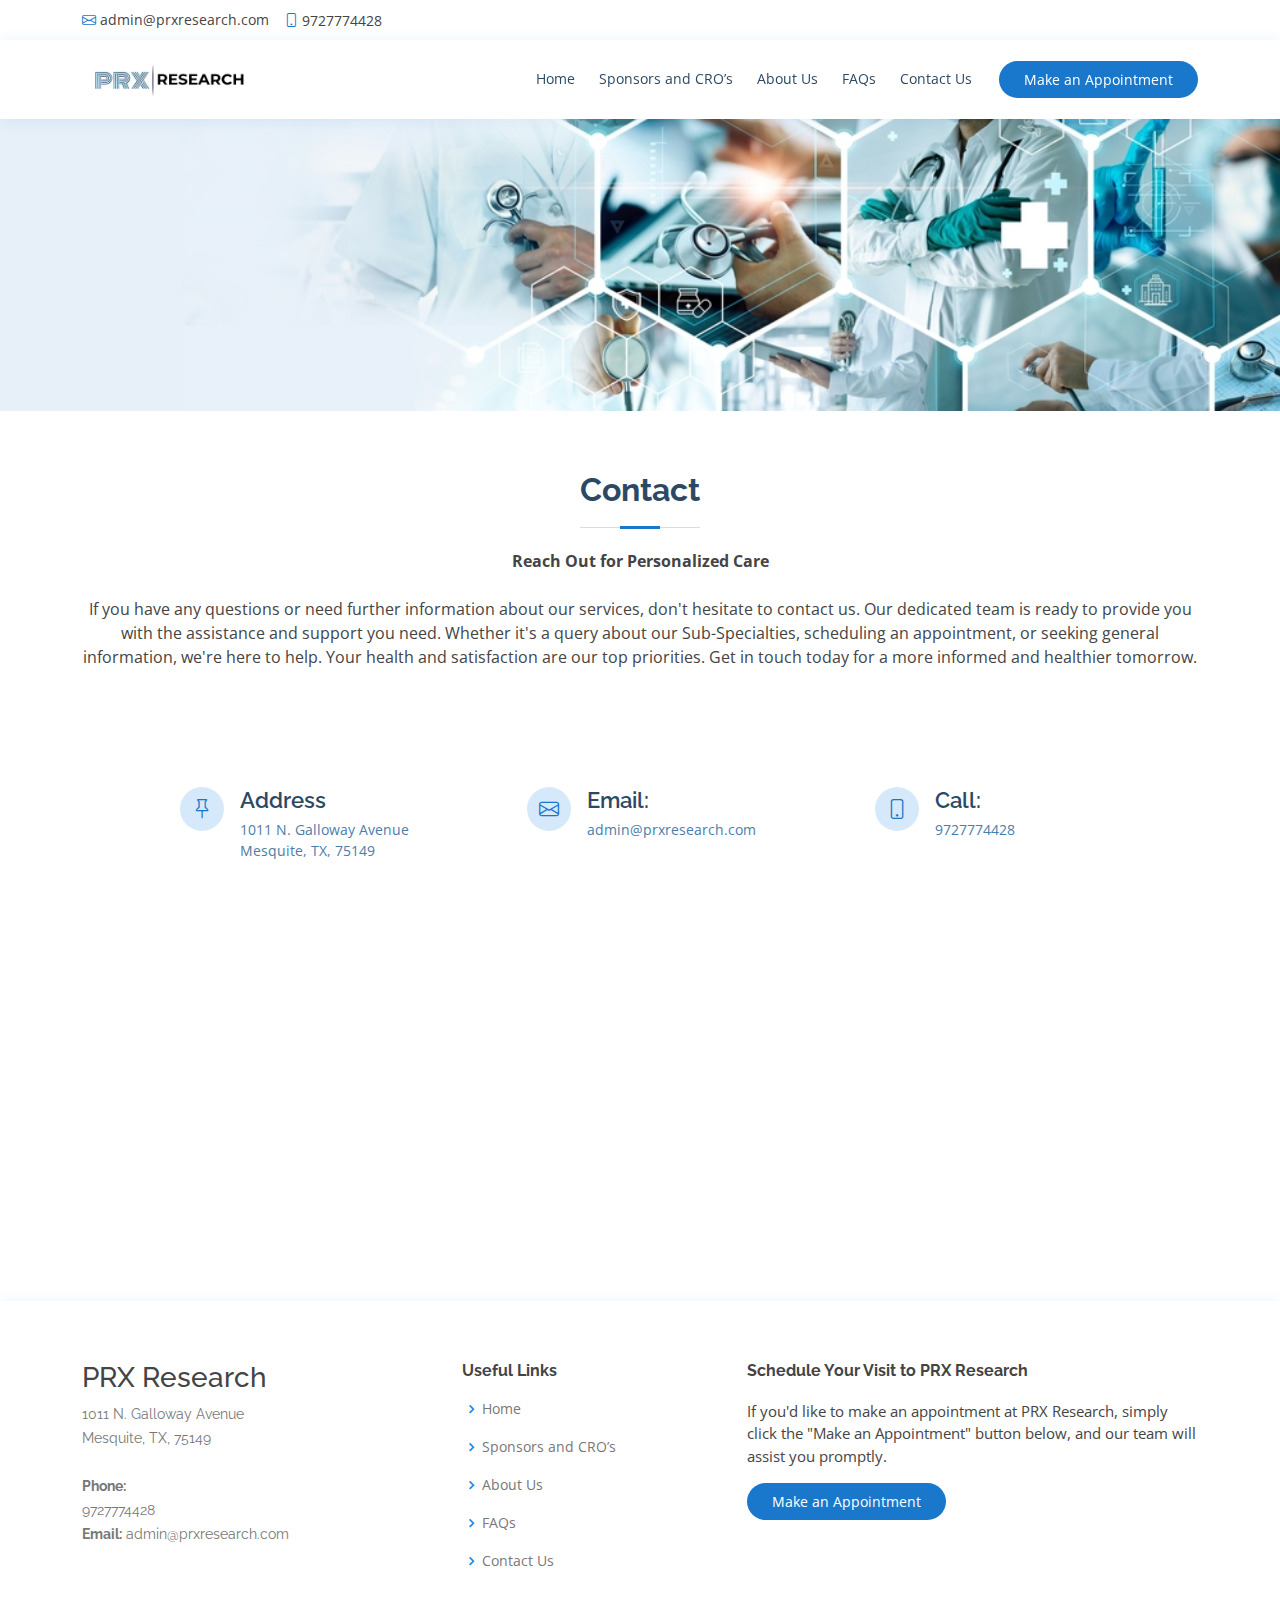
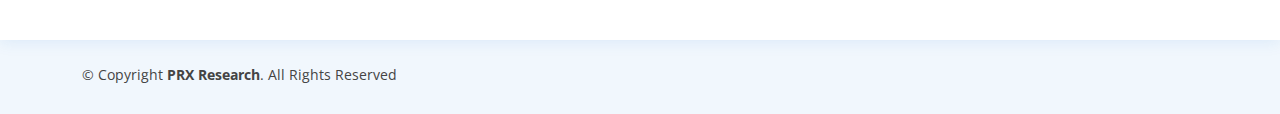
<file: contact.html>
<!DOCTYPE html>
<html lang="en">

<head>
    <meta charset="utf-8">
    <meta content="width=device-width, initial-scale=1.0" name="viewport">

    <title>PRX Research</title>
    <meta content="" name="description">
    <meta content="" name="keywords">

    <!-- Favicons -->
    <link href="assets/img/fav.jpg" rel="icon">
    <link href="assets/img/fav.jpg" rel="apple-touch-icon">

    <!-- Google Fonts -->
    <link
        href="https://fonts.googleapis.com/css?family=Open+Sans:300,300i,400,400i,600,600i,700,700i|Raleway:300,300i,400,400i,500,500i,600,600i,700,700i|Poppins:300,300i,400,400i,500,500i,600,600i,700,700i"
        rel="stylesheet">

    <!-- Vendor CSS Files -->
    <link href="assets/vendor/fontawesome-free/css/all.min.css" rel="stylesheet">
    <link href="assets/vendor/animate.css/animate.min.css" rel="stylesheet">
    <link href="assets/vendor/bootstrap/css/bootstrap.min.css" rel="stylesheet">
    <link href="assets/vendor/bootstrap-icons/bootstrap-icons.css" rel="stylesheet">
    <link href="assets/vendor/boxicons/css/boxicons.min.css" rel="stylesheet">
    <link href="assets/vendor/glightbox/css/glightbox.min.css" rel="stylesheet">
    <link href="assets/vendor/remixicon/remixicon.css" rel="stylesheet">
    <link href="assets/vendor/swiper/swiper-bundle.min.css" rel="stylesheet">

    <!-- Template Main CSS File -->
    <link href="assets/css/style.css" rel="stylesheet">

    <!-- =======================================================
  * Template Name: PRX Research
  * Updated: Sep 18 2023 with Bootstrap v5.3.2
  * Template URL: https://bootstrapmade.com/PRX Research-free-medical-bootstrap-theme/
  * Author: BootstrapMade.com
  * License: https://bootstrapmade.com/license/
  ======================================================== -->
</head>

<body>

    <!-- ======= Top Bar ======= -->
    <div id="topbar" class="d-flex align-items-center fixed-top">
        <div class="container d-flex justify-content-between">
            <div class="contact-info d-flex align-items-center">
                <i class="bi bi-envelope"></i> <a href="mailto:admin@prxresearch.com">admin@prxresearch.com</a>
                <i class="bi bi-phone"></i> 9727774428
            </div>
            <!-- <div class="d-none d-lg-flex social-links align-items-center">
                <a href="#" class="twitter"><i class="bi bi-twitter"></i></a>
                <a href="#" class="facebook"><i class="bi bi-facebook"></i></a>
                <a href="#" class="instagram"><i class="bi bi-instagram"></i></a>
                <a href="#" class="linkedin"><i class="bi bi-linkedin"></i></i></a>
            </div> -->
        </div>
    </div>

     <!-- ======= Header ======= -->
  <header id="header" class="fixed-top">
    <div class="container d-flex align-items-center">

      <h1 class="logo "><a href="index.html"></a></h1>
      <!-- Uncomment below if you prefer to use an image logo -->
      <a href="index.html" class="logo "><img src="assets/img/prx-research-logo.webp" width="100%" alt=""
          class="img-fluid"></a>

      <nav id="navbar" class="navbar nav ms-auto order-last order-lg-0">
        <ul>
          <li><a class="nav-link scrollto active" href="index.html">Home</a></li>
          <li><a class="nav-link scrollto" href="sponsors.html">Sponsors and CRO’s</a></li>
          <li><a class="nav-link scrollto" href="about.html">About Us</a></li>

          <li><a class="nav-link scrollto" href="faq.html">FAQs</a></li>

          <li><a class="nav-link scrollto" href="contact.html">Contact Us</a></li>
        </ul>
        <i class="bi bi-list mobile-nav-toggle"></i>
      </nav><!-- .navbar -->

      <a href="mailto:admin@prxresearch.com" class="appointment-btn scrollto"><span class="d-none d-md-inline">Make
          an</span>
        Appointment</a>

    </div>
  </header>
    <img src="assets/img/aboutbg.jpeg" width="100%" alt="">



  <!-- ======= Contact Section ======= -->
  <section id="contact" class="contact">
    <div class="container">

      <div class="section-title">
        <h2>Contact</h2>
        <p> <b> Reach Out for Personalized Care</b> <br><br> If you have any questions or need further information
          about our services, don't hesitate to contact us. Our dedicated team is ready to provide you with the
          assistance and support you need. Whether it's a query about our Sub-Specialties, scheduling an appointment, or
          seeking general information, we're here to help. Your health and satisfaction are our top priorities. Get in
          touch today for a more informed and healthier tomorrow.</p>
      </div>
    </div>

    <div>
      <div class="container" style="padding-left: 110px;">
        <div class="row mt-5">


          <div class="col-lg-4">


            <div class="info">


              <div class="email">
                <i class="bi bi-pin"></i>
                <h4>Address </h4>
                <p>
                  1011 N. Galloway Avenue <br>
                  Mesquite, TX, 75149

                </p>
                <br>
              </div>



            </div>

          </div>

          <div class="col-lg-4">
            <div class="info">


              <div class="email">
                <i class="bi bi-envelope"></i>
                <h4>Email:</h4>
                <p>admin@prxresearch.com</p>
              </div>



            </div>

          </div>


          <div class="col-lg-4">
            <div class="info">


              <div class="phone">
                <i class="bi bi-phone"></i>
                <h4>Call:</h4>
                <p>9727774428</p>
              </div>

            </div>

          </div>

        </div>

      </div>

    <a href="mailto:admin@prxresearch.com">  <iframe 
        src="https://www.google.com/maps/embed?pb=!1m18!1m12!1m3!1d3354.520414742655!2d-96.60302222591133!3d32.77845778391519!2m3!1f0!2f0!3f0!3m2!1i1024!2i768!4f13.1!3m3!1m2!1s0x864ea5a26213fadd%3A0x29323264f04d05d2!2s1011%20N%20Galloway%20Ave%2C%20Mesquite%2C%20TX%2075149%2C%20USA!5e0!3m2!1sen!2s!4v1700766161493!5m2!1sen!2s"
        width="100%" height="350" style="border:0;" allowfullscreen="" loading="lazy"
        referrerpolicy="no-referrer-when-downgrade"></iframe></a>

    </div>





  </section><!-- End Contact Section -->

    


  <!-- ======= Footer ======= -->
  <footer id="footer">

    <div class="footer-top">
      <div class="container">
        <div class="row">

          <div class="col-lg-4 col-md-6 footer-contact">
            <h3>PRX Research</h3>
            <p>
              1011 N. Galloway Avenue <br>
              Mesquite, TX, 75149 <br><br>
              <strong>Phone:</strong><br> 9727774428<br>
              <strong>Email:</strong> admin@prxresearch.com<br>
            </p>
          </div>

          <div class="col-lg-3 col-md-6 footer-links">
            <h4>Useful Links</h4>
            <ul>
              <li><i class="bx bx-chevron-right"></i> <a href="index.html">Home</a></li>
              <li><i class="bx bx-chevron-right"></i> <a href="sponsors.html">Sponsors and CRO’s</a></li>
              <li><i class="bx bx-chevron-right"></i> <a href="about.html">About Us</a></li>
              <li><i class="bx bx-chevron-right"></i> <a href="faq.html">FAQs</a></li>
              <li><i class="bx bx-chevron-right"></i> <a href="contact.html">Contact Us</a></li>
            </ul>
          </div>

          <!-- <div class="col-lg-3 col-md-6 footer-links">
            <h4></h4>
            <ul>
             
            </ul>
          </div> -->

          <div class="col-lg-5 col-md-6 footer-newsletter">
            <h4>Schedule Your Visit to PRX Research</h4>
            <p>If you'd like to make an appointment at PRX Research, simply click the "Make an Appointment" button
              below, and our team will assist you promptly.

            </p>


            <a href="mailto:admin@prxresearch.com" class="appointment-btn1 scrollto"><span
                class="d-none d-md-inline">Make an</span>
              Appointment</a>
          </div>

        </div>
      </div>
    </div>

    <div class="container d-md-flex py-4">

      <div class="me-md-auto text-center text-md-start">
        <div class="copyright">
          &copy; Copyright <strong><span>PRX Research</span></strong>. All Rights Reserved
        </div>
        <div class="credits">
          <!-- All the links in the footer should remain intact. -->
          <!-- You can delete the links only if you purchased the pro version. -->
          <!-- Licensing information: https://bootstrapmade.com/license/ -->
          <!-- Purchase the pro version with working PHP/AJAX contact form: https://bootstrapmade.com/PRX Research-free-medical-bootstrap-theme/ -->

        </div>
      </div>

    </div>
  </footer><!-- End Footer -->

  
    <div id="preloader1"></div>
    <a href="#" class="back-to-top d-flex align-items-center justify-content-center"><i
            class="bi bi-arrow-up-short"></i></a>

    <!-- Vendor JS Files -->
    <script src="assets/vendor/purecounter/purecounter_vanilla.js"></script>
    <script src="assets/vendor/bootstrap/js/bootstrap.bundle.min.js"></script>
    <script src="assets/vendor/glightbox/js/glightbox.min.js"></script>
    <script src="assets/vendor/swiper/swiper-bundle.min.js"></script>
    <script src="assets/vendor/php-email-form/validate.js"></script>

    <!-- Template Main JS File -->
    <script src="assets/js/main.js"></script>

</body>

</html>
</file>
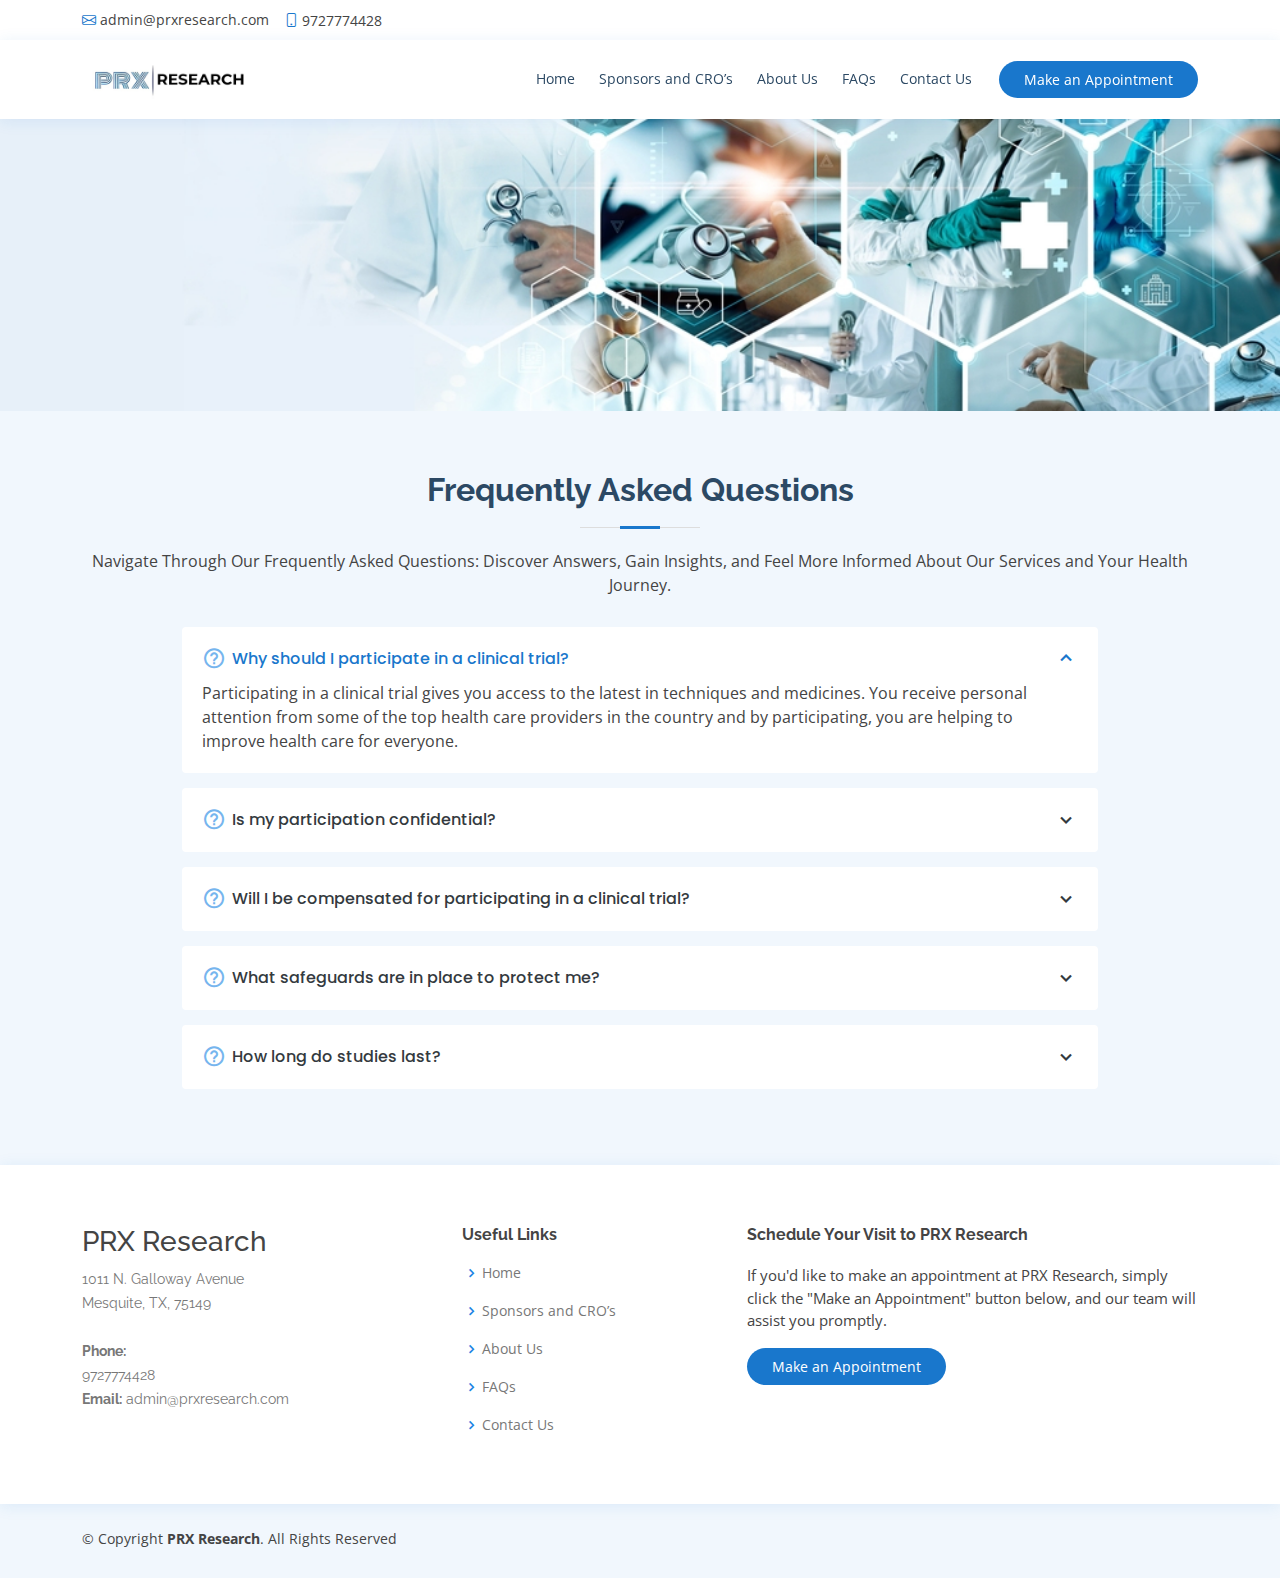
<file: faq.html>
<!DOCTYPE html>
<html lang="en">

<head>
    <meta charset="utf-8">
    <meta content="width=device-width, initial-scale=1.0" name="viewport">

    <title>PRX Research</title>
    <meta content="" name="description">
    <meta content="" name="keywords">

    <!-- Favicons -->
    <link href="assets/img/fav.jpg" rel="icon">
    <link href="assets/img/fav.jpg" rel="apple-touch-icon">

    <!-- Google Fonts -->
    <link
        href="https://fonts.googleapis.com/css?family=Open+Sans:300,300i,400,400i,600,600i,700,700i|Raleway:300,300i,400,400i,500,500i,600,600i,700,700i|Poppins:300,300i,400,400i,500,500i,600,600i,700,700i"
        rel="stylesheet">

    <!-- Vendor CSS Files -->
    <link href="assets/vendor/fontawesome-free/css/all.min.css" rel="stylesheet">
    <link href="assets/vendor/animate.css/animate.min.css" rel="stylesheet">
    <link href="assets/vendor/bootstrap/css/bootstrap.min.css" rel="stylesheet">
    <link href="assets/vendor/bootstrap-icons/bootstrap-icons.css" rel="stylesheet">
    <link href="assets/vendor/boxicons/css/boxicons.min.css" rel="stylesheet">
    <link href="assets/vendor/glightbox/css/glightbox.min.css" rel="stylesheet">
    <link href="assets/vendor/remixicon/remixicon.css" rel="stylesheet">
    <link href="assets/vendor/swiper/swiper-bundle.min.css" rel="stylesheet">

    <!-- Template Main CSS File -->
    <link href="assets/css/style.css" rel="stylesheet">

    <!-- =======================================================
  * Template Name: PRX Research
  * Updated: Sep 18 2023 with Bootstrap v5.3.2
  * Template URL: https://bootstrapmade.com/PRX Research-free-medical-bootstrap-theme/
  * Author: BootstrapMade.com
  * License: https://bootstrapmade.com/license/
  ======================================================== -->
</head>

<body>

    <!-- ======= Top Bar ======= -->
    <div id="topbar" class="d-flex align-items-center fixed-top">
        <div class="container d-flex justify-content-between">
            <div class="contact-info d-flex align-items-center">
                <i class="bi bi-envelope"></i> <a href="mailto:admin@prxresearch.com">admin@prxresearch.com</a>
                <i class="bi bi-phone"></i> 9727774428
            </div>
            <div class="d-none d-lg-flex social-links align-items-center">
                <!-- <a href="#" class="twitter"><i class="bi bi-twitter"></i></a>
                <a href="#" class="facebook"><i class="bi bi-facebook"></i></a>
                <a href="#" class="instagram"><i class="bi bi-instagram"></i></a>
                <a href="#" class="linkedin"><i class="bi bi-linkedin"></i></i></a> -->
            </div>
        </div>
    </div>

    <!-- ======= Header ======= -->
    <header id="header" class="fixed-top">
      <div class="container d-flex align-items-center">
  
        <h1 class="logo "><a href="index.html"></a></h1>
        <!-- Uncomment below if you prefer to use an image logo -->
        <a href="index.html" class="logo "><img src="assets/img/prx-research-logo.webp" width="100%" alt=""
            class="img-fluid"></a>
  
        <nav id="navbar" class="navbar nav ms-auto order-last order-lg-0">
          <ul>
            <li><a class="nav-link scrollto active" href="index.html">Home</a></li>
            <li><a class="nav-link scrollto" href="sponsors.html">Sponsors and CRO’s</a></li>
            <li><a class="nav-link scrollto" href="about.html">About Us</a></li>
  
            <li><a class="nav-link scrollto" href="faq.html">FAQs</a></li>
  
            <li><a class="nav-link scrollto" href="contact.html">Contact Us</a></li>
          </ul>
          <i class="bi bi-list mobile-nav-toggle"></i>
        </nav><!-- .navbar -->
  
        <a href="mailto:admin@prxresearch.com" class="appointment-btn scrollto"><span class="d-none d-md-inline">Make
            an</span>
          Appointment</a>
  
      </div>
    </header>
    <!-- End Header -->
    <img src="assets/img/aboutbg.jpeg" width="100%" alt="">




   <!-- ======= Frequently Asked Questions Section ======= -->
   <section id="faq" class="faq section-bg">
    <div class="container">

      <div class="section-title">
        <h2>Frequently Asked Questions</h2>
        <p>Navigate Through Our Frequently Asked Questions: Discover Answers, Gain Insights, and Feel More Informed
          About Our Services and Your Health Journey.</p>
      </div>

      <div class="faq-list">
        <ul>
          <li data-aos="fade-up">
            <i class="bx bx-help-circle icon-help"></i> <a data-bs-toggle="collapse" class="collapse"
              data-bs-target="#faq-list-1">Why should I participate in a clinical trial?<i
                class="bx bx-chevron-down icon-show"></i><i class="bx bx-chevron-up icon-close"></i></a>
            <div id="faq-list-1" class="collapse show" data-bs-parent=".faq-list">
              <p>
                Participating in a clinical trial gives you access to the latest in techniques and medicines. You
                receive personal attention from some of the top health care providers in the country and by
                participating, you are helping to improve health care for everyone.
              </p>
            </div>
          </li>

          <li data-aos="fade-up" data-aos-delay="100">
            <i class="bx bx-help-circle icon-help"></i> <a data-bs-toggle="collapse" data-bs-target="#faq-list-2"
              class="collapsed">Is my participation confidential?<i class="bx bx-chevron-down icon-show"></i><i
                class="bx bx-chevron-up icon-close"></i></a>
            <div id="faq-list-2" class="collapse" data-bs-parent=".faq-list">
              <p>
                Yes! All information including medical, history of illness,personal and any information obtained
                during the study is confidential and protected by state and federal regulations governing clinical
                research. We will not release your personal information to anyone without you specifically authorizing
                us to do so.
              </p>
            </div>
          </li>

          <li data-aos="fade-up" data-aos-delay="200">
            <i class="bx bx-help-circle icon-help"></i> <a data-bs-toggle="collapse" data-bs-target="#faq-list-3"
              class="collapsed">Will I be compensated for participating in a clinical trial? <i
                class="bx bx-chevron-down icon-show"></i><i class="bx bx-chevron-up icon-close"></i></a>
            <div id="faq-list-3" class="collapse" data-bs-parent=".faq-list">
              <p>
                Yes! In nearly all of our trials, we will reimburse you a flat fee for your travel expense for each
                office visit. The reimbursement rate varies per study And will be discussed with you in detail on your
                visit to the office.
              </p>
            </div>
          </li>

          <li data-aos="fade-up" data-aos-delay="300">
            <i class="bx bx-help-circle icon-help"></i> <a data-bs-toggle="collapse" data-bs-target="#faq-list-4"
              class="collapsed">What safeguards are in place to protect me? <i
                class="bx bx-chevron-down icon-show"></i><i class="bx bx-chevron-up icon-close"></i></a>
            <div id="faq-list-4" class="collapse" data-bs-parent=".faq-list">
              <p>
                A written examination about the content of clinical research and ethical responsibility of the
                researchers.
                <br><br>
                Preclinical studies that show that a new investigational treatment is safe and effective in laboratory
                animal tests.
                <br><br>
                Use of strict protocol – an outline prepared before the beginning of a study that describes exactly
                what will take place during the trial.
                <br><br>
                A written description of all the information that you will need to make an informed decision about
                joining a clinical trial. The process of giving you this information is called an informed consent.

              </p>
            </div>
          </li>

          <li data-aos="fade-up" data-aos-delay="400">
            <i class="bx bx-help-circle icon-help"></i> <a data-bs-toggle="collapse" data-bs-target="#faq-list-5"
              class="collapsed">How long do studies last? <i class="bx bx-chevron-down icon-show"></i><i
                class="bx bx-chevron-up icon-close"></i></a>
            <div id="faq-list-5" class="collapse" data-bs-parent=".faq-list">
              <p>
                Each clinical trial is different.
                <br><br>
                Upon qualification into the study, this information
                would be provided to you.
              </p>
            </div>
          </li>

        </ul>
      </div>

    </div>
  </section><!-- End Frequently Asked Questions Section -->



  
  <!-- ======= Footer ======= -->
  <footer id="footer">

    <div class="footer-top">
      <div class="container">
        <div class="row">

          <div class="col-lg-4 col-md-6 footer-contact">
            <h3>PRX Research</h3>
            <p>
              1011 N. Galloway Avenue <br>
              Mesquite, TX, 75149 <br><br>
              <strong>Phone:</strong><br> 9727774428<br>
              <strong>Email:</strong> admin@prxresearch.com<br>
            </p>
          </div>

          <div class="col-lg-3 col-md-6 footer-links">
            <h4>Useful Links</h4>
            <ul>
              <li><i class="bx bx-chevron-right"></i> <a href="index.html">Home</a></li>
              <li><i class="bx bx-chevron-right"></i> <a href="sponsors.html">Sponsors and CRO’s</a></li>
              <li><i class="bx bx-chevron-right"></i> <a href="about.html">About Us</a></li>
              <li><i class="bx bx-chevron-right"></i> <a href="faq.html">FAQs</a></li>
              <li><i class="bx bx-chevron-right"></i> <a href="contact.html">Contact Us</a></li>
            </ul>
          </div>

          <!-- <div class="col-lg-3 col-md-6 footer-links">
            <h4></h4>
            <ul>
             
            </ul>
          </div> -->

          <div class="col-lg-5 col-md-6 footer-newsletter">
            <h4>Schedule Your Visit to PRX Research</h4>
            <p>If you'd like to make an appointment at PRX Research, simply click the "Make an Appointment" button
              below, and our team will assist you promptly.

            </p>


            <a href="mailto:admin@prxresearch.com" class="appointment-btn1 scrollto"><span
                class="d-none d-md-inline">Make an</span>
              Appointment</a>
          </div>

        </div>
      </div>
    </div>

    <div class="container d-md-flex py-4">

      <div class="me-md-auto text-center text-md-start">
        <div class="copyright">
          &copy; Copyright <strong><span>PRX Research</span></strong>. All Rights Reserved
        </div>
        <div class="credits">
          <!-- All the links in the footer should remain intact. -->
          <!-- You can delete the links only if you purchased the pro version. -->
          <!-- Licensing information: https://bootstrapmade.com/license/ -->
          <!-- Purchase the pro version with working PHP/AJAX contact form: https://bootstrapmade.com/PRX Research-free-medical-bootstrap-theme/ -->

        </div>
      </div>

    </div>
  </footer><!-- End Footer -->

  

    <div id="preloader1"></div>
    <a href="#" class="back-to-top d-flex align-items-center justify-content-center"><i
            class="bi bi-arrow-up-short"></i></a>

    <!-- Vendor JS Files -->
    <script src="assets/vendor/purecounter/purecounter_vanilla.js"></script>
    <script src="assets/vendor/bootstrap/js/bootstrap.bundle.min.js"></script>
    <script src="assets/vendor/glightbox/js/glightbox.min.js"></script>
    <script src="assets/vendor/swiper/swiper-bundle.min.js"></script>
    <script src="assets/vendor/php-email-form/validate.js"></script>

    <!-- Template Main JS File -->
    <script src="assets/js/main.js"></script>

</body>

</html>
</file>
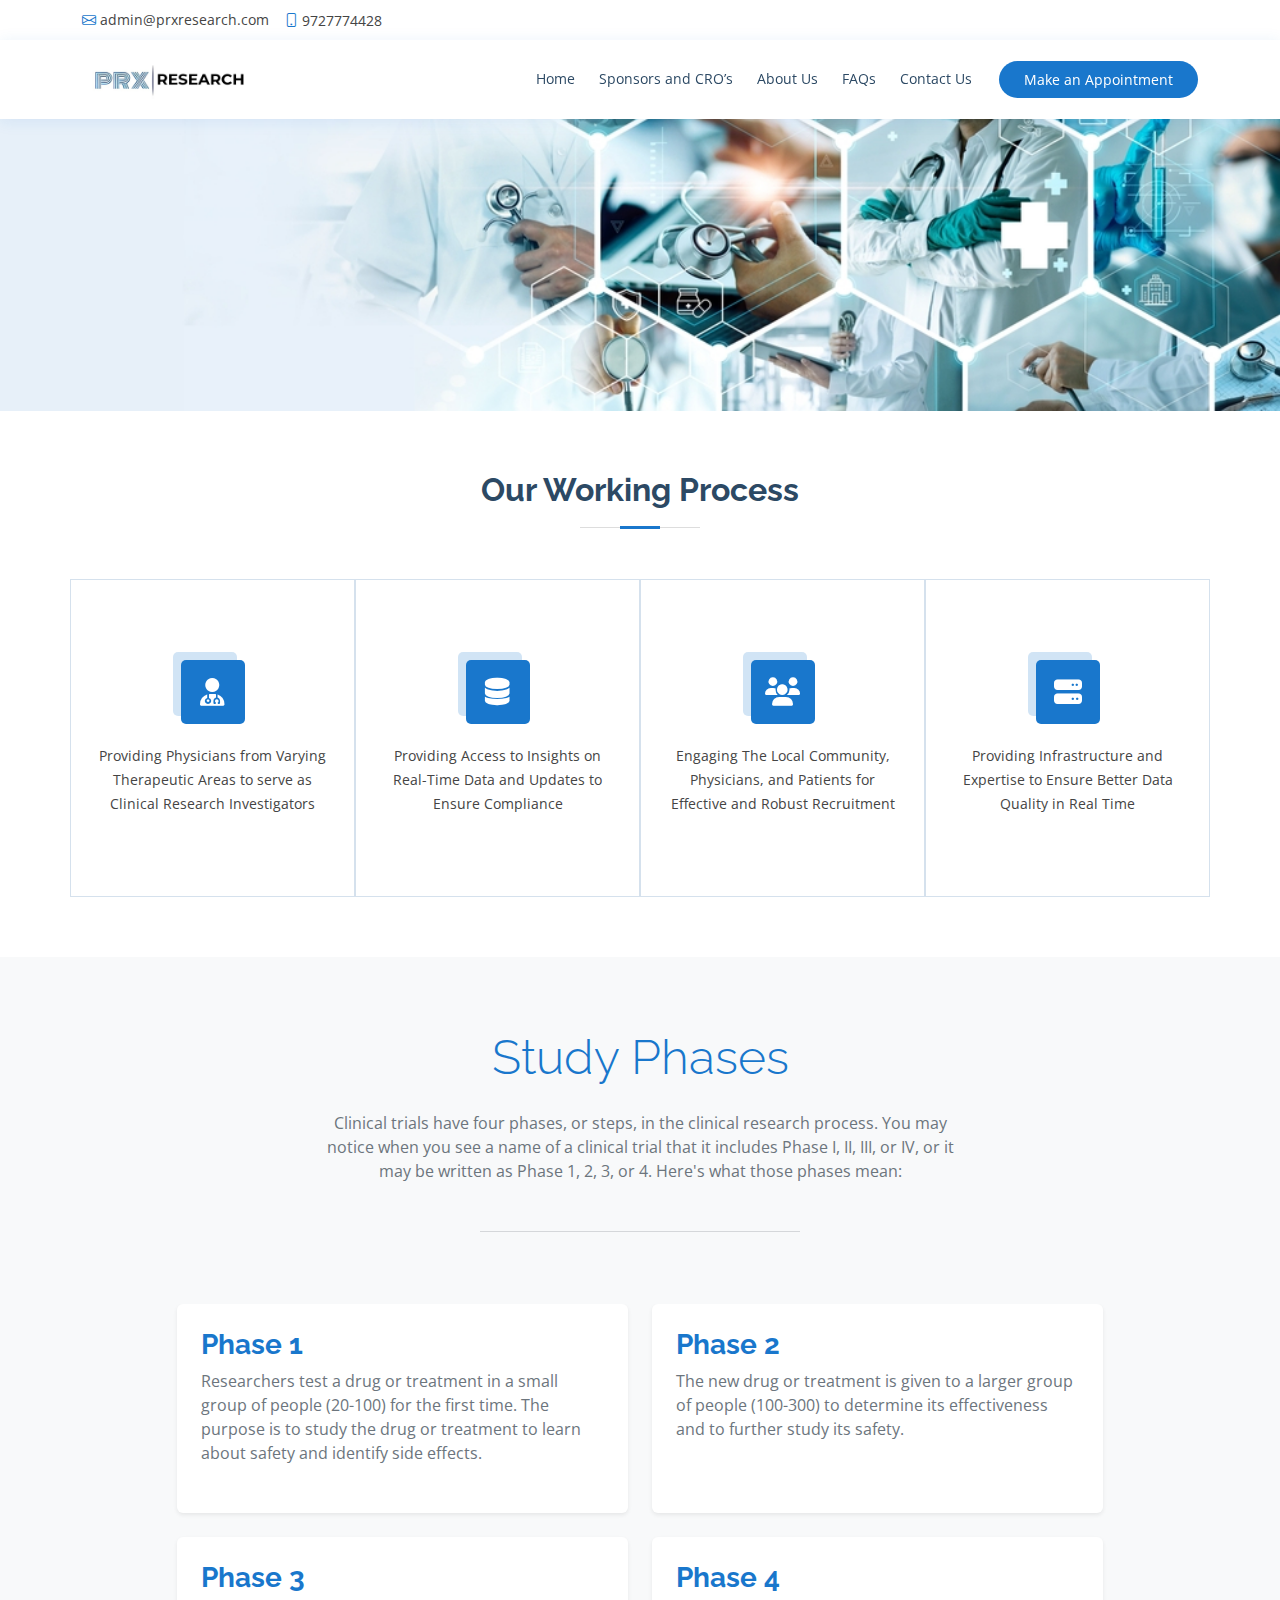
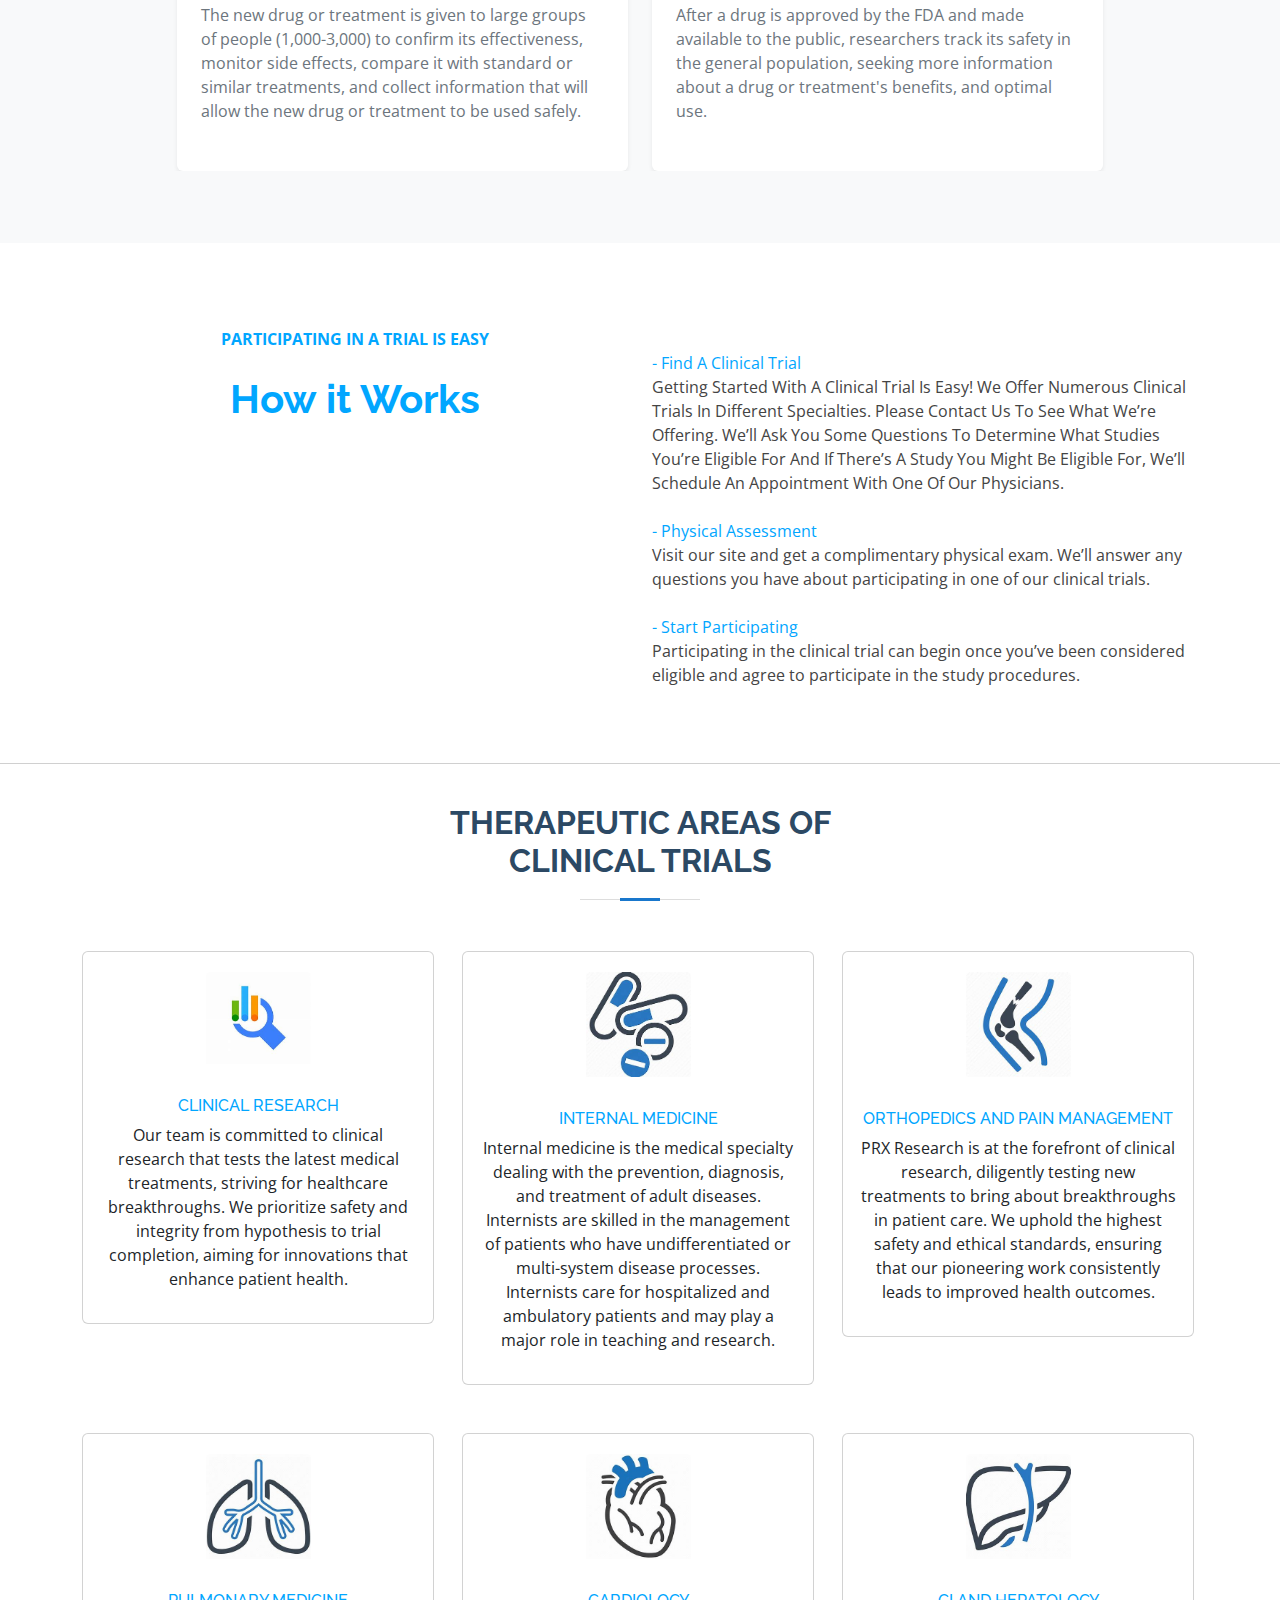
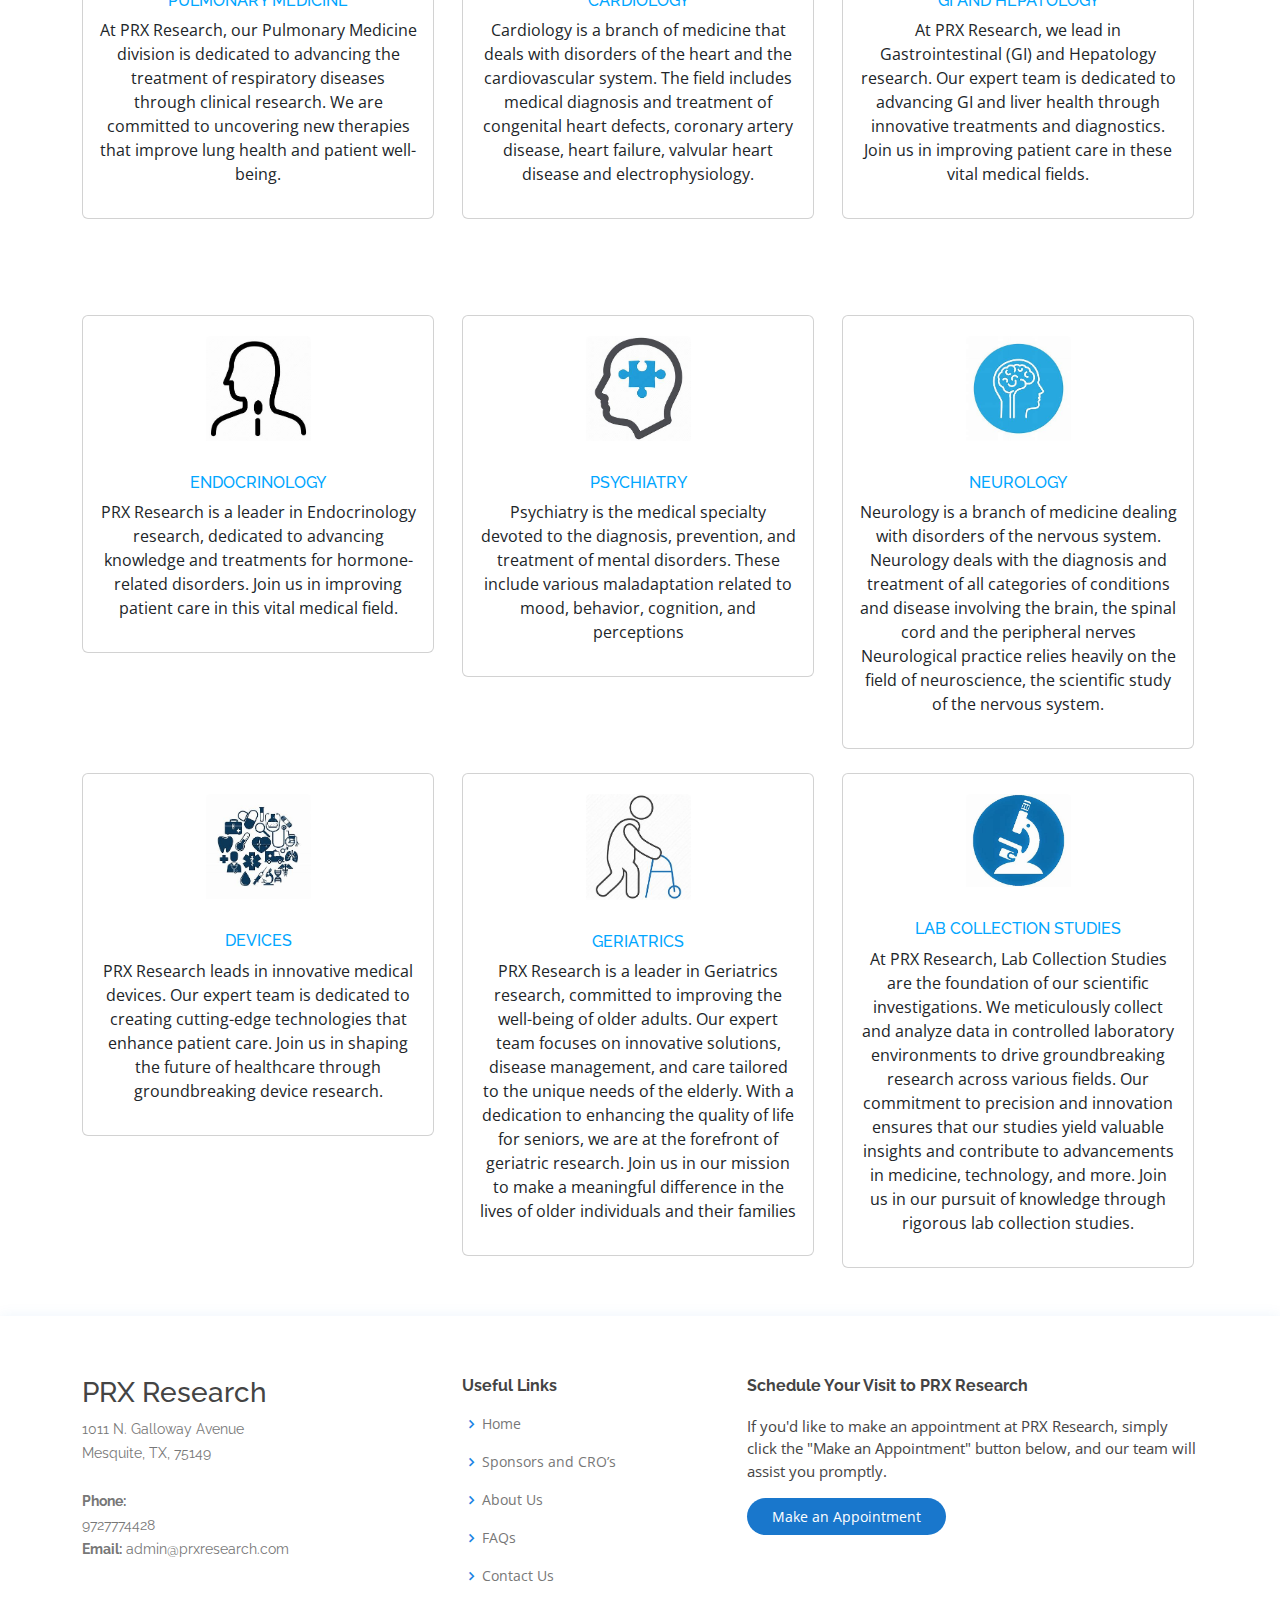
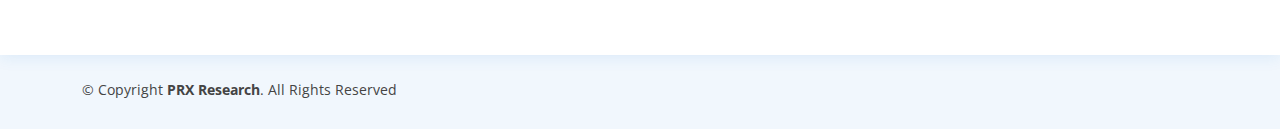
<file: sponsors.html>
<!DOCTYPE html>
<html lang="en">

<head>
  <meta charset="utf-8">
  <meta content="width=device-width, initial-scale=1.0" name="viewport">

  <title>PRX Research</title>
  <meta content="" name="description">
  <meta content="" name="keywords">

  <!-- Favicons -->
  <link href="assets/img/fav.jpg" rel="icon">
  <link href="assets/img/fav.jpg" rel="apple-touch-icon">

  <!-- Google Fonts -->
  <link
    href="https://fonts.googleapis.com/css?family=Open+Sans:300,300i,400,400i,600,600i,700,700i|Raleway:300,300i,400,400i,500,500i,600,600i,700,700i|Poppins:300,300i,400,400i,500,500i,600,600i,700,700i"
    rel="stylesheet">

  <!-- Vendor CSS Files -->
  <link href="assets/vendor/fontawesome-free/css/all.min.css" rel="stylesheet">
  <link href="assets/vendor/animate.css/animate.min.css" rel="stylesheet">
  <link href="assets/vendor/bootstrap/css/bootstrap.min.css" rel="stylesheet">
  <link href="assets/vendor/bootstrap-icons/bootstrap-icons.css" rel="stylesheet">
  <link href="assets/vendor/boxicons/css/boxicons.min.css" rel="stylesheet">
  <link href="assets/vendor/glightbox/css/glightbox.min.css" rel="stylesheet">
  <link href="assets/vendor/remixicon/remixicon.css" rel="stylesheet">
  <link href="assets/vendor/swiper/swiper-bundle.min.css" rel="stylesheet">

  <!-- Template Main CSS File -->
  <link href="assets/css/style.css" rel="stylesheet">

  <style>
    CSS.g-6,
    .gx-6 {
      --bs-gutter-x: 4.5rem;
    }

    .g-6,
    .gy-6 {
      --bs-gutter-y: 4.5rem;
    }

    @media (min-width: 576px) {

      .g-sm-6,
      .gx-sm-6 {
        --bs-gutter-x: 4.5rem;
      }

      .g-sm-6,
      .gy-sm-6 {
        --bs-gutter-y: 4.5rem;
      }
    }

    @media (min-width: 768px) {

      .g-md-6,
      .gx-md-6 {
        --bs-gutter-x: 4.5rem;
      }

      .g-md-6,
      .gy-md-6 {
        --bs-gutter-y: 4.5rem;
      }
    }

    @media (min-width: 992px) {

      .g-lg-6,
      .gx-lg-6 {
        --bs-gutter-x: 4.5rem;
      }

      .g-lg-6,
      .gy-lg-6 {
        --bs-gutter-y: 4.5rem;
      }
    }

    @media (min-width: 1200px) {

      .g-xl-6,
      .gx-xl-6 {
        --bs-gutter-x: 4.5rem;
      }

      .g-xl-6,
      .gy-xl-6 {
        --bs-gutter-y: 4.5rem;
      }
    }

    @media (min-width: 1400px) {

      .g-xxl-6,
      .gx-xxl-6 {
        --bs-gutter-x: 4.5rem;
      }

      .g-xxl-6,
      .gy-xxl-6 {
        --bs-gutter-y: 4.5rem;
      }
    }

    .mb-6 {
      margin-bottom: 4.5rem !important;
    }

    .py-6 {
      padding-top: 4.5rem !important;
      padding-bottom: 4.5rem !important;
    }

    .w-65 {
      width: 65% !important;
    }

    .w-85 {
      width: 85% !important;
    }

    .w-95 {
      width: 95% !important;
    }

    @media (min-width: 576px) {
      .mb-sm-6 {
        margin-bottom: 4.5rem !important;
      }

      .py-sm-6 {
        padding-top: 4.5rem !important;
        padding-bottom: 4.5rem !important;
      }
    }

    @media (min-width: 768px) {
      .mb-md-6 {
        margin-bottom: 4.5rem !important;
      }

      .py-md-6 {
        padding-top: 4.5rem !important;
        padding-bottom: 4.5rem !important;
      }
    }

    @media (min-width: 992px) {
      .mb-lg-6 {
        margin-bottom: 4.5rem !important;
      }

      .py-lg-6 {
        padding-top: 4.5rem !important;
        padding-bottom: 4.5rem !important;
      }
    }

    @media (min-width: 1200px) {
      .mb-xl-6 {
        margin-bottom: 4.5rem !important;
      }

      .py-xl-6 {
        padding-top: 4.5rem !important;
        padding-bottom: 4.5rem !important;
      }
    }

    @media (min-width: 1400px) {
      .mb-xxl-6 {
        margin-bottom: 4.5rem !important;
      }

      .py-xxl-6 {
        padding-top: 4.5rem !important;
        padding-bottom: 4.5rem !important;
      }
    }
  </style>
</head>

<body>

  <!-- ======= Top Bar ======= -->
  <div id="topbar" class="d-flex align-items-center fixed-top">
    <div class="container d-flex justify-content-between">
      <div class="contact-info d-flex align-items-center">
        <i class="bi bi-envelope"></i> <a href="mailto:admin@prxresearch.com">admin@prxresearch.com</a>
        <i class="bi bi-phone"></i> 9727774428
      </div>
      <!-- <div class="d-none d-lg-flex social-links align-items-center">
                <a href="#" class="twitter"><i class="bi bi-twitter"></i></a>
                <a href="#" class="facebook"><i class="bi bi-facebook"></i></a>
                <a href="#" class="instagram"><i class="bi bi-instagram"></i></a>
                <a href="#" class="linkedin"><i class="bi bi-linkedin"></i></i></a>
            </div> -->
    </div>
  </div>

  <!-- ======= Header ======= -->
  <header id="header" class="fixed-top">
    <div class="container d-flex align-items-center">

      <h1 class="logo "><a href="index.html"></a></h1>
      <!-- Uncomment below if you prefer to use an image logo -->
      <a href="index.html" class="logo "><img src="assets/img/prx-research-logo.webp" width="100%" alt=""
          class="img-fluid"></a>

      <nav id="navbar" class="navbar nav ms-auto order-last order-lg-0">
        <ul>
          <li><a class="nav-link scrollto active" href="index.html">Home</a></li>
          <li><a class="nav-link scrollto" href="sponsors.html">Sponsors and CRO’s</a></li>
          <li><a class="nav-link scrollto" href="about.html">About Us</a></li>

          <li><a class="nav-link scrollto" href="faq.html">FAQs</a></li>

          <li><a class="nav-link scrollto" href="contact.html">Contact Us</a></li>
        </ul>
        <i class="bi bi-list mobile-nav-toggle"></i>
      </nav><!-- .navbar -->

      <a href="mailto:admin@prxresearch.com" class="appointment-btn scrollto"><span class="d-none d-md-inline">Make
          an</span>
        Appointment</a>

    </div>
  </header>
  <img src="assets/img/aboutbg.jpeg" width="100%" alt="">


  <!-- ======= Services Section ======= -->
  <section id="services" class="services services">
    <div class="container" data-aos="fade-up">

      <div class="section-title">
        <h2>Our Working Process</h2>

      </div>

      <div class="row">
        <div class="col-lg-3 col-md-6 icon-box" data-aos="zoom-in" data-aos-delay="100">
          <div class="icon"><i class="fas fa-user-md"></i></div>

          <p class="description">Providing Physicians
            from Varying Therapeutic
            Areas to serve as Clinical
            Research Investigators</p>
        </div>
        <div class="col-lg-3 col-md-6 icon-box" data-aos="zoom-in" data-aos-delay="200">
          <div class="icon"><i class="fas fa-database"></i></div>

          <p class="description">Providing Access to
            Insights on Real-Time
            Data and Updates to
            Ensure Compliance</p>
        </div>
        <div class="col-lg-3 col-md-6 icon-box" data-aos="zoom-in" data-aos-delay="300">
          <div class="icon"><i class="fas fa-users"></i></div>

          <p class="description">Engaging The Local
            Community, Physicians,
            and Patients for Effective
            and Robust Recruitment</p>
        </div>
        <div class="col-lg-3 col-md-6 icon-box" data-aos="zoom-in" data-aos-delay="100">
          <div class="icon"><i class="fas fa-server"></i></div>

          <p class="description">Providing Infrastructure
            and Expertise to Ensure
            Better Data Quality in
            Real Time</p>
        </div>


      </div>
  </section><!-- End Services Section -->




  <!--  -->
  <section class="bg-light py-5 py-xl-6">
    <div class="container mb-5 mb-md-6">
      <div class="row justify-content-md-center">
        <div class="col-12 col-md-10 col-lg-8 col-xl-7 col-xxl-6 text-center">
          <h2 class="mb-4 display-5" style="color: #1977CC;">Study Phases</h2>
          <p class="text-secondary mb-4 mb-md-5">Clinical trials have four phases, or steps, in the clinical research
            process. You may notice when you see a name of a clinical trial that it includes Phase I, II, III, or IV, or
            it may be written as Phase 1, 2, 3, or 4. Here's what those phases mean:</p>
          <hr class="w-50 mx-auto mb-0 text-secondary">
        </div>
      </div>
    </div>
    <div class="container overflow-hidden">
      <div class="row justify-content-xl-center gy-3 gy-sm-4">
        <div class="col-12 col-sm-6 col-xl-5">
          <div class="bg-white rounded shadow-sm p-3 p-md-4 p-xxl-5">
            <h3 class="fw-bold mb-2" style="color: #1977CC;">Phase 1</h3>
            <p class="text-secondary mb-4">Researchers test a drug or treatment in a small group of people (20-100) for
              the first time. The purpose is to study the drug or treatment to learn about safety and identify side
              effects. </p>

          </div>
        </div>
        <div class="col-12 col-sm-6 col-xl-5">
          <div class="bg-white rounded shadow-sm p-3 p-md-4 p-xxl-5">
            <h3 class="fw-bold mb-2" style="color: #1977CC;">Phase 2
            </h3>
            <p class="text-secondary  mb-4">The new drug or treatment is given to a larger group of people (100-300) to
              determine its effectiveness and to further study its safety. <br><br>

            </p>

          </div>
        </div>
        <div class="col-12 col-sm-6 col-xl-5">
          <div class="bg-white rounded shadow-sm p-3 p-md-4 p-xxl-5">
            <h3 class="fw-bold mb-2" style="color: #1977CC;">Phase 3</h3>
            <p class="text-secondary  mb-4">The new drug or treatment is given to large groups of people (1,000-3,000)
              to confirm its effectiveness, monitor side effects, compare it with standard or similar treatments, and
              collect information that will allow the new drug or treatment to be used safely. </p>

          </div>
        </div>
        <div class="col-12 col-sm-6 col-xl-5">
          <div class="bg-white rounded shadow-sm p-3 p-md-4 p-xxl-5">
            <h3 class="fw-bold mb-2" style="color: #1977CC;">Phase 4</h3>
            <p class="text-secondary  mb-4">After a drug is approved by the FDA and made available to the public,
              researchers track its safety in the general population, seeking more information about a drug or
              treatment's benefits, and optimal use.</p>

          </div>
        </div>
      </div>
  </section>

  <br>
  <!-- ======= Features Section ======= -->
  <section id="features" class="features">
    <div class="container" data-aos="fade-up">

      <div class="row">

        <div class="col-lg-6 order-2 order-lg-1" data-aos="fade-right" style="color:#01A6FF;">
          <center>

            <b class="mt-5">PARTICIPATING IN A TRIAL
              IS EASY</b>


            <br><br>
            <h1><b>How it Works</b></h1>
          </center>
        </div>



        <div class="col-lg-6 order-2 order-lg-1" data-aos="fade-right">
          <br>
          <div class="clr" style="color: #01A6FF;">
            - Find A Clinical Trial
          </div>

          Getting Started With A Clinical Trial Is Easy! We Offer Numerous Clinical Trials In Different Specialties.
          Please Contact Us To See What We’re Offering. We’ll Ask You Some Questions To Determine What Studies
          You’re Eligible For And If There’s A Study You Might Be Eligible For, We’ll Schedule An Appointment With
          One Of Our Physicians.
          <br><br>
          <div class="clr" style="color: #01A6FF;">
            - Physical Assessment</div>

          Visit our site and get a complimentary physical exam. We’ll answer any questions you have about
          participating in one of our clinical trials.
          <br><br>
          <div class="clr" style="color: #01A6FF;">
            - Start Participating</div>

          Participating in the clinical trial can begin once you’ve been considered eligible and agree to
          participate in the study procedures.
        </div>


      </div>

    </div>
  </section>
  <!-- End Features Section -->
  <hr>
  <br>
  <div class="section-title">
    <h2>THERAPEUTIC AREAS OF <br>
      CLINICAL TRIALS

    </h2>

  </div>

  <div class="container">
    <div class="row">


      <div class="col-lg-4">
        <div class="card" style="width: 22rem;  ">
          <img src="assets/img/clinicrese.jpeg"  id="imgsm" class="card-img-top" alt="...">
          <div class="card-body">
            <p class="card-text">
              <center>
                <h6 style="color: #01A6FF;">CLINICAL RESEARCH </h6>
                Our team is committed to clinical research that tests the latest medical treatments, striving for
                healthcare breakthroughs. We prioritize safety and integrity from hypothesis to trial completion, aiming
                for innovations that enhance patient health.




            </p>
            </center>
          </div>
        </div>
      </div>



      <div class="col-lg-4">
        <div class="card" style="width: 22rem;  ">
          <img src="assets/img/intermed.jpeg" id="imgsm" class="card-img-top" alt="...">
          <div class="card-body">
            <p class="card-text">
              <center>
                <h6 style="color: #01A6FF;">INTERNAL MEDICINE </h6>Internal medicine is the medical
                specialty dealing with the prevention, diagnosis, and treatment of adult diseases.
                Internists are skilled in the management of patients who have undifferentiated or
                multi-system disease processes. Internists care for hospitalized and ambulatory
                patients and may play a major role in teaching and research.
            </p>
            </center>
          </div>
        </div>
      </div>



      <div class="col-lg-4">
        <div class="card" style="width: 22rem;  ">
          <img src="assets/img/orp.jpeg" id="imgsm" class="card-img-top" alt="...">
          <div class="card-body">
            <p class="card-text">
              <center>
                <h6 style="color: #01A6FF;">ORTHOPEDICS AND PAIN MANAGEMENT </h6>
                PRX Research is at the forefront of clinical research, diligently testing new treatments to bring about
                breakthroughs in patient care. We uphold the highest safety and ethical standards, ensuring that our
                pioneering work consistently leads to improved health outcomes.
            </p>
            </center>
          </div>
        </div>
      </div>






    </div>

  </div>
  <br><br>
  <div class="container">
    <div class="row">


      <div class="col-lg-4">
        <div class="card" style="width: 22rem;  ">
          <img src="assets/img/pul.jpeg" id="imgsm" class="card-img-top" alt="...">
          <div class="card-body">
            <p class="card-text">
              <center>
                <h6 style="color: #01A6FF;">PULMONARY MEDICINE </h6>
                At PRX Research, our Pulmonary Medicine division is dedicated to advancing the treatment of respiratory
                diseases through clinical research. We are committed to uncovering new therapies that improve lung
                health and patient well-being.


            </p>
            </center>
          </div>
        </div>
      </div>




      <div class="col-lg-4">
        <div class="card" style="width: 22rem;">
          <img src="assets/img/car.jpeg" id="imgsm" class="card-img-top" alt="...">
          <div class="card-body">
            <p class="card-text">
              <center>
                <h6 style="color: #01A6FF;">CARDIOLOGY </h6> Cardiology is a branch of medicine that deals with
                disorders of the heart and the cardiovascular system. The field includes medical diagnosis and treatment
                of congenital heart defects, coronary artery disease, heart failure, valvular heart disease and
                electrophysiology.
            </p>
            </center>
          </div>
        </div>
      </div>


      <div class="col-lg-4">
        <div class="card" style="width: 22rem;">
          <img src="assets/img/gi.jpeg" id="imgsm" class="card-img-top" alt="...">
          <div class="card-body">
            <p class="card-text">
              <center>
                <h6 style="color: #01A6FF;">GI AND HEPATOLOGY </h6>
                At PRX Research, we lead in Gastrointestinal (GI) and Hepatology research. Our expert team is dedicated
                to advancing GI and liver health through innovative treatments and diagnostics. Join us in improving
                patient care in these vital medical fields.
            </p>
            </center>
          </div>
        </div>
      </div>





    </div>

  </div>

  <br><br>




  <br><br>
  <div class="container">
    <div class="row">


      <div class="col-lg-4">
        <div class="card" style="width: 22rem;">
          <img src="assets/img/end.jpeg" id="imgsm" class="card-img-top" alt="...">
          <div class="card-body">
            <p class="card-text">
              <center>
                <h6 style="color: #01A6FF;">ENDOCRINOLOGY
                </h6>
                <p>PRX Research is a leader in Endocrinology research, dedicated to advancing knowledge and treatments for hormone-related disorders. Join us in improving patient care in this vital medical field. </p>
            </center>
          </div>
        </div>
      </div>

      <div class="col-lg-4">
        <div class="card" style="width: 22rem;  ">
          <img src="assets/img/ps.jpeg" id="imgsm" class="card-img-top" alt="...">
          <div class="card-body">
            <p class="card-text">
              <center>
                <h6 style="color: #01A6FF;">PSYCHIATRY
                </h6>Psychiatry is the medical specialty devoted to the diagnosis, prevention, and treatment of mental
                disorders. These include various maladaptation related to mood, behavior, cognition, and perceptions
            </p>
            </center>
          </div>
        </div>
      </div>



      <div class="col-lg-4">
        <div class="card" style="width: 22rem;">
          <img src="assets/img/ne.jpeg" id="imgsm" class="card-img-top" alt="...">
          <div class="card-body">
            <p class="card-text">
              <center>
                <h6 style="color: #01A6FF;">NEUROLOGY </h6> Neurology is a branch of medicine dealing with disorders of
                the nervous system. Neurology deals with the diagnosis and treatment of all categories of conditions and
                disease involving the brain, the spinal cord and the peripheral nerves Neurological practice relies
                heavily on the field of neuroscience, the scientific study of the nervous system.
            </p>
            </center>
          </div>
        </div>
      </div>







    </div>

  </div>
  </div>


  <br>
  <div class="container">
    <div class="row">


      <div class="col-lg-4">
        <div class="card" style="width: 22rem;  ">
          <img src="assets/img/dev.jpeg" id="imgsm" class="card-img-top" alt="...">
          <div class="card-body">
            <p class="card-text">
              <center>
                <h6 style="color: #01A6FF;">DEVICES </h6>
                PRX Research leads in innovative medical devices. Our expert team is dedicated to creating cutting-edge technologies that enhance patient care. Join us in shaping the future of healthcare through groundbreaking device research.


            </p>
            </center>
          </div>
        </div>
      </div>


      <div class="col-lg-4">
        <div class="card" style="width: 22rem;">
          <img src="assets/img/ge.jpeg" id="imgsm" class="card-img-top" alt="...">
          <div class="card-body">
            <p class="card-text">
              <center>
                <h6 style="color: #01A6FF;">GERIATRICS </h6>
                PRX Research is a leader in Geriatrics research, committed to improving the well-being of older adults. Our expert team focuses on innovative solutions, disease management, and care tailored to the unique needs of the elderly. With a dedication to enhancing the quality of life for seniors, we are at the forefront of geriatric research. Join us in our mission to make a meaningful difference in the lives of older individuals and their families
            </p>
            </center>
          </div>
        </div>
      </div>


      <div class="col-lg-4">
        <div class="card" style="width: 22rem;">
          <img src="assets/img/labbb.jpeg" id="imgsm" class="card-img-top" alt="...">
          <div class="card-body">
            <p class="card-text">
              <center>
                <h6 style="color: #01A6FF;">LAB COLLECTION STUDIES </h6> At PRX Research, Lab Collection Studies are the foundation of our scientific investigations. We meticulously collect and analyze data in controlled laboratory environments to drive groundbreaking research across various fields. Our commitment to precision and innovation ensures that our studies yield valuable insights and contribute to advancements in medicine, technology, and more. Join us in our pursuit of knowledge through rigorous lab collection studies.
            </p>
            </center>
          </div>
        </div>
      </div>


     





    </div>

  </div>
  <br><br>

  <!-- ======= Footer ======= -->
  <footer id="footer">

    <div class="footer-top">
      <div class="container">
        <div class="row">

          <div class="col-lg-4 col-md-6 footer-contact">
            <h3>PRX Research</h3>
            <p>
              1011 N. Galloway Avenue <br>
              Mesquite, TX, 75149 <br><br>
              <strong>Phone:</strong><br> 9727774428<br>
              <strong>Email:</strong> admin@prxresearch.com<br>
            </p>
          </div>

          <div class="col-lg-3 col-md-6 footer-links">
            <h4>Useful Links</h4>
            <ul>
              <li><i class="bx bx-chevron-right"></i> <a href="index.html">Home</a></li>
              <li><i class="bx bx-chevron-right"></i> <a href="sponsors.html">Sponsors and CRO’s</a></li>
              <li><i class="bx bx-chevron-right"></i> <a href="about.html">About Us</a></li>
              <li><i class="bx bx-chevron-right"></i> <a href="faq.html">FAQs</a></li>
              <li><i class="bx bx-chevron-right"></i> <a href="contact.html">Contact Us</a></li>
            </ul>
          </div>

          <!-- <div class="col-lg-3 col-md-6 footer-links">
            <h4></h4>
            <ul>
             
            </ul>
          </div> -->

          <div class="col-lg-5 col-md-6 footer-newsletter">
            <h4>Schedule Your Visit to PRX Research</h4>
            <p>If you'd like to make an appointment at PRX Research, simply click the "Make an Appointment" button
              below, and our team will assist you promptly.

            </p>


            <a href="mailto:admin@prxresearch.com" class="appointment-btn1 scrollto"><span
                class="d-none d-md-inline">Make an</span>
              Appointment</a>
          </div>

        </div>
      </div>
    </div>

    <div class="container d-md-flex py-4">

      <div class="me-md-auto text-center text-md-start">
        <div class="copyright">
          &copy; Copyright <strong><span>PRX Research</span></strong>. All Rights Reserved
        </div>
        <div class="credits">
          <!-- All the links in the footer should remain intact. -->
          <!-- You can delete the links only if you purchased the pro version. -->
          <!-- Licensing information: https://bootstrapmade.com/license/ -->
          <!-- Purchase the pro version with working PHP/AJAX contact form: https://bootstrapmade.com/PRX Research-free-medical-bootstrap-theme/ -->

        </div>
      </div>

    </div>
  </footer><!-- End Footer -->


  <div id="preloader1"></div>
  <a href="#" class="back-to-top d-flex align-items-center justify-content-center"><i
      class="bi bi-arrow-up-short"></i></a>

  <!-- Vendor JS Files -->
  <script src="assets/vendor/purecounter/purecounter_vanilla.js"></script>
  <script src="assets/vendor/bootstrap/js/bootstrap.bundle.min.js"></script>
  <script src="assets/vendor/glightbox/js/glightbox.min.js"></script>
  <script src="assets/vendor/swiper/swiper-bundle.min.js"></script>
  <script src="assets/vendor/php-email-form/validate.js"></script>

  <!-- Template Main JS File -->
  <script src="assets/js/main.js"></script>

</body>

</html>
</file>
<file: assets/css/style.css>
body {
  font-family: "Open Sans", sans-serif;
  color: #444444;
}

a {
  color: #1977cc;
  text-decoration: none;
}

a:hover {
  color: #3291e6;
  text-decoration: none;
}

h1,
h2,
h3,
h4,
h5,
h6 {
  font-family: "Raleway", sans-serif;
}

/*--------------------------------------------------------------
# Preloader
--------------------------------------------------------------*/
#preloader {
  position: fixed;
  top: 0;
  left: 0;
  right: 0;
  bottom: 0;
  z-index: 9999;
  overflow: hidden;
  background: #fff;
}

#preloader:before {
  content: "";
  position: fixed;
  top: calc(50% - 30px);
  left: calc(50% - 30px);
  border: 6px solid #1977cc;
  border-top-color: #d1e6f9;
  border-radius: 50%;
  width: 60px;
  height: 60px;
  animation: animate-preloader 1s linear infinite;
}

@keyframes animate-preloader {
  0% {
    transform: rotate(0deg);
  }

  100% {
    transform: rotate(360deg);
  }
}

/*--------------------------------------------------------------
# Back to top button
--------------------------------------------------------------*/
.back-to-top {
  position: fixed;
  visibility: hidden;
  opacity: 0;
  right: 15px;
  bottom: 15px;
  z-index: 996;
  background: #1977cc;
  width: 40px;
  height: 40px;
  border-radius: 4px;
  transition: all 0.4s;
}

.back-to-top i {
  font-size: 28px;
  color: #fff;
  line-height: 0;
}

.back-to-top:hover {
  background: #298ce5;
  color: #fff;
}

.back-to-top.active {
  visibility: visible;
  opacity: 1;
}

.datepicker-dropdown {
  padding: 20px !important;
}

/*--------------------------------------------------------------
# Top Bar
--------------------------------------------------------------*/
#topbar {
  background: #fff;
  height: 40px;
  font-size: 14px;
  transition: all 0.5s;
  z-index: 996;
}

#topbar.topbar-scrolled {
  top: -40px;
}

#topbar .contact-info a {
  line-height: 1;
  color: #444444;
  transition: 0.3s;
}

#topbar .contact-info a:hover {
  color: #1977cc;
}

#topbar .contact-info i {
  color: #1977cc;
  padding-right: 4px;
  margin-left: 15px;
  line-height: 0;
}

#topbar .contact-info i:first-child {
  margin-left: 0;
}

#topbar .social-links a {
  color: #437099;
  padding-left: 15px;
  display: inline-block;
  line-height: 1px;
  transition: 0.3s;
}

#topbar .social-links a:hover {
  color: #1977cc;
}

#topbar .social-links a:first-child {
  border-left: 0;
}

/*--------------------------------------------------------------
# Header
--------------------------------------------------------------*/
#header {
  background: #fff;
  transition: all 0.5s;
  z-index: 997;
  padding: 15px 0;
  top: 40px;
  box-shadow: 0px 2px 15px rgba(25, 119, 204, 0.1);
}

#header.header-scrolled {
  top: 0;
}

#header .logo {
  font-size: 30px;
  margin: 0;
  padding: 0;
  line-height: 1;
  font-weight: 700;
  letter-spacing: 0.5px;
  font-family: "Poppins", sans-serif;
}

#header .logo a {
  color: #2c4964;
}

#header .logo img {
  max-height: 40px;
}

/**
* Appointment Button *
*/
.appointment-btn {
  margin-left: 25px;
  background: #1977cc;
  color: #fff;
  border-radius: 50px;
  padding: 8px 25px;
  white-space: nowrap;
  transition: 0.3s;
  font-size: 14px;
  display: inline-block;
}

.appointment-btn:hover {
  background: #166ab5;
  color: #fff;
}

@media (max-width: 768px) {
  .appointment-btn {
    margin: 0 15px 0 0;
    padding: 6px 18px;
    margin-left: 20%;
  }
}

/*--------------------------------------------------------------
# Navigation Menu
--------------------------------------------------------------*/
/**
* Desktop Navigation 
*/
.navbar {
  padding: 0;
}

.navbar ul {
  margin: 0;
  padding: 0;
  display: flex;
  list-style: none;
  align-items: center;
}

.navbar li {
  position: relative;
}

.navbar>ul>li {
  position: relative;
  white-space: nowrap;
  padding: 8px 0 8px 20px;
}

.navbar a,
.navbar a:focus {
  display: flex;
  align-items: center;
  justify-content: space-between;
  font-size: 14px;
  color: #2c4964;
  white-space: nowrap;
  transition: 0.3s;
  border-bottom: 2px solid #fff;
  padding: 5px 2px;
}

.navbar a i,
.navbar a:focus i {
  font-size: 12px;
  line-height: 0;
  margin-left: 5px;
}

.navbar a:hover,

.navbar li:hover>a {
  color: #1977cc;
  border-color: #1977cc;
}

.navbar .dropdown ul {
  display: block;
  position: absolute;
  left: 20px;
  top: calc(100% + 30px);
  margin: 0;
  padding: 10px 0;
  z-index: 99;
  opacity: 0;
  visibility: hidden;
  background: #fff;
  box-shadow: 0px 0px 30px rgba(127, 137, 161, 0.25);
  transition: 0.3s;
}

.navbar .dropdown ul li {
  min-width: 200px;
}

.navbar .dropdown ul a {
  padding: 10px 20px;
  font-size: 14px;
  font-weight: 500;
  text-transform: none;
  color: #082744;
  border: none;
}

.navbar .dropdown ul a i {
  font-size: 12px;
}

.navbar .dropdown ul a:hover,
.navbar .dropdown ul .active:hover,
.navbar .dropdown ul li:hover>a {
  color: #1977cc;
}

.navbar .dropdown:hover>ul {
  opacity: 1;
  top: 100%;
  visibility: visible;
}

.navbar .dropdown .dropdown ul {
  top: 0;
  left: calc(100% - 30px);
  visibility: hidden;
}

.navbar .dropdown .dropdown:hover>ul {
  opacity: 1;
  top: 0;
  left: 100%;
  visibility: visible;
}

@media (max-width: 1366px) {
  .navbar .dropdown .dropdown ul {
    left: -90%;
  }

  .navbar .dropdown .dropdown:hover>ul {
    left: -100%;
  }
}

/**
* Mobile Navigation 
*/
.mobile-nav-toggle {
  color: #2c4964;
  font-size: 28px;
  cursor: pointer;
  display: none;
  line-height: 0;
  transition: 0.5s;
}

.mobile-nav-toggle.bi-x {
  color: #fff;
}

@media (max-width: 991px) {
  .mobile-nav-toggle {
    display: block;
  }

  .navbar ul {
    display: none;
  }
}

.navbar-mobile {
  position: fixed;
  overflow: hidden;
  top: 0;
  right: 0;
  left: 0;
  bottom: 0;
  background: rgba(28, 47, 65, 0.9);
  transition: 0.3s;
  z-index: 999;
}

.navbar-mobile .mobile-nav-toggle {
  position: absolute;
  top: 15px;
  right: 15px;
}

.navbar-mobile ul {
  display: block;
  position: absolute;
  top: 55px;
  right: 15px;
  bottom: 15px;
  left: 15px;
  padding: 10px 0;
  background-color: #fff;
  overflow-y: auto;
  transition: 0.3s;
}

.navbar-mobile>ul>li {
  padding: 0;
}

.navbar-mobile a,
.navbar-mobile a:focus {
  padding: 10px 20px;
  font-size: 15px;
  color: #2c4964;
  border: none;
}

.navbar-mobile a:hover,
.navbar-mobile .active,
.navbar-mobile li:hover>a {
  color: #1977cc;
}

.navbar-mobile .getstarted,
.navbar-mobile .getstarted:focus {
  margin: 15px;
}

.navbar-mobile .dropdown ul {
  position: static;
  display: none;
  margin: 10px 20px;
  padding: 10px 0;
  z-index: 99;
  opacity: 1;
  visibility: visible;
  background: #fff;
  box-shadow: 0px 0px 30px rgba(127, 137, 161, 0.25);
}

.navbar-mobile .dropdown ul li {
  min-width: 200px;
}

.navbar-mobile .dropdown ul a {
  padding: 10px 20px;
}

.navbar-mobile .dropdown ul a i {
  font-size: 12px;
}

.navbar-mobile .dropdown ul a:hover,
.navbar-mobile .dropdown ul .active:hover,
.navbar-mobile .dropdown ul li:hover>a {
  color: #1977cc;
}

.navbar-mobile .dropdown>.dropdown-active {
  display: block;
}

/*--------------------------------------------------------------
# Hero Section
--------------------------------------------------------------*/
#hero {
  width: 100%;
  height: 90vh;
  background: url("../img/domain.jpeg") top center;
  background-size: cover;
  margin-bottom: -200px;
}

#hero .container {
  position: relative;
}

#hero h1 {
  margin: 0;
  font-size: 48px;
  font-weight: 700;
  line-height: 56px;
  text-transform: uppercase;
  color: #2c4964;
}

#hero h2 {
  color: #2c4964;
  margin: 10px 0 0 0;
  font-size: 24px;
}

#hero .btn-get-started {
  font-family: "Raleway", sans-serif;
 
  font-weight: 500;
  font-size: 14px;
  letter-spacing: 1px;
  display: inline-block;
  padding: 12px 35px;
  margin-top: 30px;
  border-radius: 50px;
  transition: 0.5s;
  color: #fff;
  background: #1977cc;
}

#hero .btn-get-started:hover {
  background: #3291e6;
}

@media (min-width: 1024px) {
  #hero {
    background-attachment: fixed;
  }
}

@media (max-width: 992px) {
  #hero {
    margin-bottom: 0;
    height: 100vh;
  }

  #hero .container {
    padding-bottom: 63px;
  }

  #hero h1 {
    font-size: 28px;
    line-height: 36px;
  }

  #hero h2 {
    font-size: 18px;
    line-height: 24px;
    margin-bottom: 30px;
  }
}

@media (max-height: 600px) {
  #hero {
    height: 110vh;
  }
}

/*--------------------------------------------------------------
# Sections General
--------------------------------------------------------------*/
section {
  padding: 60px 0;
  overflow: hidden;
}

.section-bg {
  background-color: #f1f7fd;
}

.section-title {
  text-align: center;
  padding-bottom: 30px;
}

.section-title h2 {
  font-size: 32px;
  font-weight: bold;
  margin-bottom: 20px;
  padding-bottom: 20px;
  position: relative;
  color: #2c4964;
}

.section-title h2::before {
  content: "";
  position: absolute;
  display: block;
  width: 120px;
  height: 1px;
  background: #ddd;
  bottom: 1px;
  left: calc(50% - 60px);
}

.section-title h2::after {
  content: "";
  position: absolute;
  display: block;
  width: 40px;
  height: 3px;
  background: #1977cc;
  bottom: 0;
  left: calc(50% - 20px);
}

.section-title p {
  margin-bottom: 0;
}

/*--------------------------------------------------------------
# Breadcrumbs
--------------------------------------------------------------*/
.breadcrumbs {
  padding: 20px 0;
  background-color: #f1f7fd;
  min-height: 40px;
  margin-top: 120px;
}

@media (max-width: 992px) {
  .breadcrumbs {
    margin-top: 100px;
  }
}

.breadcrumbs h2 {
  font-size: 24px;
  font-weight: 300;
  margin: 0;
}

@media (max-width: 992px) {
  .breadcrumbs h2 {
    margin: 0 0 10px 0;
  }
}

.breadcrumbs ol {
  display: flex;
  flex-wrap: wrap;
  list-style: none;
  padding: 0;
  margin: 0;
  font-size: 14px;
}

.breadcrumbs ol li+li {
  padding-left: 10px;
}

.breadcrumbs ol li+li::before {
  display: inline-block;
  padding-right: 10px;
  color: #6c757d;
  content: "/";
}

@media (max-width: 768px) {
  .breadcrumbs .d-flex {
    display: block !important;
  }

  .breadcrumbs ol {
    display: block;
  }

  .breadcrumbs ol li {
    display: inline-block;
  }
}

/*--------------------------------------------------------------
# Why Us
--------------------------------------------------------------*/
.why-us .content {
  padding: 30px;
  background: #1977cc;
  border-radius: 4px;
  color: #fff;
}

.why-us .content h3 {
  font-weight: 700;
  font-size: 34px;
  margin-bottom: 30px;
}

.why-us .content p {
  margin-bottom: 30px;
}

.why-us .content .more-btn {
  display: inline-block;
  background: rgba(255, 255, 255, 0.2);
  padding: 6px 30px 8px 30px;
  color: #fff;
  border-radius: 50px;
  transition: all ease-in-out 0.4s;
}

.why-us .content .more-btn i {
  font-size: 14px;
}

.why-us .content .more-btn:hover {
  color: #1977cc;
  background: #fff;
}

.why-us .icon-boxes .icon-box {
  text-align: center;
  border-radius: 10px;
  background: #fff;
  box-shadow: 0px 2px 15px rgba(0, 0, 0, 0.1);
  padding: 40px 30px;
  width: 100%;
}

.why-us .icon-boxes .icon-box i {
  font-size: 40px;
  color: #1977cc;
  margin-bottom: 30px;
}

.why-us .icon-boxes .icon-box h4 {
  font-size: 20px;
  font-weight: 700;
  margin: 0 0 30px 0;
}

.why-us .icon-boxes .icon-box p {
  font-size: 15px;
  color: #848484;
}

/*--------------------------------------------------------------
# About
--------------------------------------------------------------*/
.about .icon-boxes h4 {
  font-size: 18px;
  color: #4b7dab;
  margin-bottom: 15px;
}

.about .icon-boxes h3 {
  font-size: 28px;
  font-weight: 700;
  color: #2c4964;
  margin-bottom: 15px;
}

.about .icon-box {
  margin-top: 40px;
}

.about .icon-box .icon {
  float: left;
  display: flex;
  align-items: center;
  justify-content: center;
  width: 64px;
  height: 64px;
  border: 2px solid #8dc2f1;
  border-radius: 50px;
  transition: 0.5s;
}

.about .icon-box .icon i {
  color: #1977cc;
  font-size: 32px;
}

.about .icon-box:hover .icon {
  background: #1977cc;
  border-color: #1977cc;
}

.about .icon-box:hover .icon i {
  color: #fff;
}

.about .icon-box .title {
  margin-left: 85px;
  font-weight: 700;
  margin-bottom: 10px;
  font-size: 18px;
}

.about .icon-box .title a {
  color: #343a40;
  transition: 0.3s;
}

.about .icon-box .title a:hover {
  color: #1977cc;
}

.about .icon-box .description {
  margin-left: 85px;
  line-height: 24px;
  font-size: 14px;
}

.about .video-box {
  background: url("../img/dr.jpeg") center center no-repeat;
  background-size: cover;
  min-height: 500px;
}

.about .play-btn {
  width: 94px;
  height: 94px;
  background: radial-gradient(#1977cc 50%, rgba(25, 119, 204, 0.4) 52%);
  border-radius: 50%;
  display: block;
  position: absolute;
  left: calc(50% - 47px);
  top: calc(50% - 47px);
  overflow: hidden;
}

.about .play-btn::after {
  content: "";
  position: absolute;
  left: 50%;
  top: 50%;
  transform: translateX(-40%) translateY(-50%);
  width: 0;
  height: 0;
  border-top: 10px solid transparent;
  border-bottom: 10px solid transparent;
  border-left: 15px solid #fff;
  z-index: 100;
  transition: all 400ms cubic-bezier(0.55, 0.055, 0.675, 0.19);
}

.about .play-btn::before {
  content: "";
  position: absolute;
  width: 120px;
  height: 120px;
  animation-delay: 0s;
  animation: pulsate-btn 2s;
  animation-direction: forwards;
  animation-iteration-count: infinite;
  animation-timing-function: steps;
  opacity: 1;
  border-radius: 50%;
  border: 5px solid rgba(25, 119, 204, 0.7);
  top: -15%;
  left: -15%;
  background: rgba(198, 16, 0, 0);
}

.about .play-btn:hover::after {
  border-left: 15px solid #1977cc;
  transform: scale(20);
}

.about .play-btn:hover::before {
  content: "";
  position: absolute;
  left: 50%;
  top: 50%;
  transform: translateX(-40%) translateY(-50%);
  width: 0;
  height: 0;
  border: none;
  border-top: 10px solid transparent;
  border-bottom: 10px solid transparent;
  border-left: 15px solid #fff;
  z-index: 200;
  animation: none;
  border-radius: 0;
}

@keyframes pulsate-btn {
  0% {
    transform: scale(0.6, 0.6);
    opacity: 1;
  }

  100% {
    transform: scale(1, 1);
    opacity: 0;
  }
}

/*--------------------------------------------------------------
# Counts
--------------------------------------------------------------*/
.counts {
  background: #f1f7fd;
  padding: 70px 0 60px;
}

.counts .count-box {
  padding: 30px 30px 25px 30px;
  width: 100%;
  position: relative;
  text-align: center;
  background: #fff;
}

.counts .count-box i {
  position: absolute;
  top: -25px;
  left: 50%;
  transform: translateX(-50%);
  font-size: 20px;
  background: #1977cc;
  color: #fff;
  border-radius: 50px;
  display: inline-flex;
  align-items: center;
  justify-content: center;
  width: 48px;
  height: 48px;
}

.counts .count-box span {
  font-size: 36px;
  display: block;
  font-weight: 600;
  color: #082744;
}

.counts .count-box p {
  padding: 0;
  margin: 0;
  font-family: "Raleway", sans-serif;
  font-size: 14px;
}

/*--------------------------------------------------------------
# Services
--------------------------------------------------------------*/
.services .icon-box {
  text-align: center;
  border: 1px solid #d5e1ed;
  padding: 80px 20px;
  transition: all ease-in-out 0.3s;
}

.services .icon-box .icon {
  margin: 0 auto;
  width: 64px;
  height: 64px;
  background: #1977cc;
  border-radius: 5px;
  transition: all 0.3s ease-out 0s;
  display: flex;
  align-items: center;
  justify-content: center;
  margin-bottom: 20px;
  transform-style: preserve-3d;
  position: relative;
  z-index: 2;
}

.services .icon-box .icon i {
  color: #fff;
  font-size: 28px;
  transition: ease-in-out 0.3s;
}

.services .icon-box .icon::before {
  position: absolute;
  content: "";
  left: -8px;
  top: -8px;
  height: 100%;
  width: 100%;
  background: rgba(25, 119, 204, 0.2);
  border-radius: 5px;
  transition: all 0.3s ease-out 0s;
  transform: translateZ(-1px);
  z-index: -1;
}

.services .icon-box h4 {
  font-weight: 700;
  margin-bottom: 15px;
  font-size: 24px;
}

.services .icon-box h4 a {
  color: #2c4964;
}

.services .icon-box p {
  line-height: 24px;
  font-size: 14px;
  margin-bottom: 0;
}

.services .icon-box:hover {
  background: #1977cc;
  border-color: #1977cc;
}

.services .icon-box:hover .icon {
  background: #fff;
}

.services .icon-box:hover .icon i {
  color: #1977cc;
}

.services .icon-box:hover .icon::before {
  background: rgba(255, 255, 255, 0.3);
}

.services .icon-box:hover h4 a,
.services .icon-box:hover p {
  color: #fff;
}

/*--------------------------------------------------------------
# Appointments
--------------------------------------------------------------*/
.appointment .php-email-form {
  width: 100%;
}

.appointment .php-email-form .form-group {
  padding-bottom: 8px;
}

.appointment .php-email-form .validate {
  display: none;
  color: red;
  margin: 0 0 15px 0;
  font-weight: 400;
  font-size: 13px;
}

.appointment .php-email-form .error-message {
  display: none;
  color: #fff;
  background: #ed3c0d;
  text-align: left;
  padding: 15px;
  font-weight: 600;
}

.appointment .php-email-form .error-message br+br {
  margin-top: 25px;
}

.appointment .php-email-form .sent-message {
  display: none;
  color: #fff;
  background: #18d26e;
  text-align: center;
  padding: 15px;
  font-weight: 600;
}

.appointment .php-email-form .loading {
  display: none;
  background: #fff;
  text-align: center;
  padding: 15px;
}

.appointment .php-email-form .loading:before {
  content: "";
  display: inline-block;
  border-radius: 50%;
  width: 24px;
  height: 24px;
  margin: 0 10px -6px 0;
  border: 3px solid #18d26e;
  border-top-color: #eee;
  animation: animate-loading 1s linear infinite;
}

.appointment .php-email-form input,
.appointment .php-email-form textarea,
.appointment .php-email-form select {
  border-radius: 0;
  box-shadow: none;
  font-size: 14px;
  padding: 10px !important;
}

.appointment .php-email-form input:focus,
.appointment .php-email-form textarea:focus,
.appointment .php-email-form select:focus {
  border-color: #1977cc;
}

.appointment .php-email-form input,
.appointment .php-email-form select {
  height: 44px;
}

.appointment .php-email-form textarea {
  padding: 10px 12px;
}

.appointment .php-email-form button[type=submit] {
  background: #1977cc;
  border: 0;
  padding: 10px 35px;
  color: #fff;
  transition: 0.4s;
  border-radius: 50px;
}

.appointment .php-email-form button[type=submit]:hover {
  background: #1c84e3;
}

/*--------------------------------------------------------------
# Departments
--------------------------------------------------------------*/
.departments {
  overflow: hidden;
}

.departments .nav-tabs {
  border: 0;
}

.departments .nav-link {
  border: 0;
  padding: 12px 15px 12px 0;
  transition: 0.3s;
  color: #2c4964;
  border-radius: 0;
  border-right: 2px solid #ebf1f6;
  font-weight: 600;
  font-size: 15px;
}

.departments .nav-link:hover {
  color: #1977cc;
}

.departments .nav-link.active {
  color: #1977cc;
  border-color: #1977cc;
}

.departments .tab-pane.active {
  animation: fadeIn 0.5s ease-out;
}

.departments .details h3 {
  font-size: 26px;
  font-weight: 600;
  margin-bottom: 20px;
  color: #2c4964;
}

.departments .details p {
  color: #777777;
}

.departments .details p:last-child {
  margin-bottom: 0;
}

@media (max-width: 992px) {
  .departments .nav-link {
    border: 0;
    padding: 15px;
  }

  .departments .nav-link.active {
    color: #fff;
    background: #1977cc;
  }
}

/*--------------------------------------------------------------
# Doctors
--------------------------------------------------------------*/
.doctors {
  background: #fff;
}

.doctors .member {
  position: relative;
  box-shadow: 0px 2px 15px rgba(44, 73, 100, 0.08);
  padding: 30px;
  border-radius: 10px;
}

.doctors .member .pic {
  overflow: hidden;
  width: 180px;
  border-radius: 50%;
}

.doctors .member .pic img {
  transition: ease-in-out 0.3s;
}

.doctors .member:hover img {
  transform: scale(1.1);
}

.doctors .member .member-info {
  padding-left: 30px;
}

.doctors .member h4 {
  font-weight: 700;
  margin-bottom: 5px;
  font-size: 20px;
  color: #2c4964;
}

.doctors .member span {
  display: block;
  font-size: 15px;
  padding-bottom: 10px;
  position: relative;
  font-weight: 500;
}

.doctors .member span::after {
  content: "";
  position: absolute;
  display: block;
  width: 50px;
  height: 1px;
  background: #b2c8dd;
  bottom: 0;
  left: 0;
}

.doctors .member p {
  margin: 10px 0 0 0;
  font-size: 14px;
}

.doctors .member .social {
  margin-top: 12px;
  display: flex;
  align-items: center;
  justify-content: flex-start;
}

.doctors .member .social a {
  transition: ease-in-out 0.3s;
  display: flex;
  align-items: center;
  justify-content: center;
  border-radius: 50px;
  width: 32px;
  height: 32px;
  background: #a0bcd5;
}

.doctors .member .social a i {
  color: #fff;
  font-size: 16px;
  margin: 0 2px;
}

.doctors .member .social a:hover {
  background: #1977cc;
}

.doctors .member .social a+a {
  margin-left: 8px;
}

/*--------------------------------------------------------------
# Frequently Asked Questions
--------------------------------------------------------------*/
.faq .faq-list {
  padding: 0 100px;
}

.faq .faq-list ul {
  padding: 0;
  list-style: none;
}

.faq .faq-list li+li {
  margin-top: 15px;
}

.faq .faq-list li {
  padding: 20px;
  background: #fff;
  border-radius: 4px;
  position: relative;
}

.faq .faq-list a {
  display: block;
  position: relative;
  font-family: "Poppins", sans-serif;
  font-size: 16px;
  line-height: 24px;
  font-weight: 500;
  padding: 0 30px;
  outline: none;
  cursor: pointer;
}

.faq .faq-list .icon-help {
  font-size: 24px;
  position: absolute;
  right: 0;
  left: 20px;
  color: #76b5ee;
}

.faq .faq-list .icon-show,
.faq .faq-list .icon-close {
  font-size: 24px;
  position: absolute;
  right: 0;
  top: 0;
}

.faq .faq-list p {
  margin-bottom: 0;
  padding: 10px 0 0 0;
}

.faq .faq-list .icon-show {
  display: none;
}

.faq .faq-list a.collapsed {
  color: #343a40;
}

.faq .faq-list a.collapsed:hover {
  color: #1977cc;
}

.faq .faq-list a.collapsed .icon-show {
  display: inline-block;
}

.faq .faq-list a.collapsed .icon-close {
  display: none;
}

@media (max-width: 1200px) {
  .faq .faq-list {
    padding: 0;
  }
}

/*--------------------------------------------------------------
# Testimonials
--------------------------------------------------------------*/
.testimonials .testimonial-wrap {
  padding-left: 50px;
}

.testimonials .testimonials-carousel,
.testimonials .testimonials-slider {
  overflow: hidden;
}

.testimonials .testimonial-item {
  box-sizing: content-box;
  padding: 30px 30px 30px 60px;
  margin: 30px 15px;
  min-height: 200px;
  box-shadow: 0px 2px 12px rgba(44, 73, 100, 0.08);
  position: relative;
  background: #fff;
}

.testimonials .testimonial-item .testimonial-img {
  width: 90px;
  border-radius: 10px;
  border: 6px solid #fff;
  position: absolute;
  left: -45px;
}

.testimonials .testimonial-item h3 {
  font-size: 18px;
  font-weight: bold;
  margin: 10px 0 5px 0;
  color: #111;
}

.testimonials .testimonial-item h4 {
  font-size: 14px;
  color: #999;
  margin: 0;
}

.testimonials .testimonial-item .quote-icon-left,
.testimonials .testimonial-item .quote-icon-right {
  color: #badaf7;
  font-size: 26px;
}

.testimonials .testimonial-item .quote-icon-left {
  display: inline-block;
  left: -5px;
  position: relative;
}

.testimonials .testimonial-item .quote-icon-right {
  display: inline-block;
  right: -5px;
  position: relative;
  top: 10px;
}

.testimonials .testimonial-item p {
  font-style: italic;
  margin: 15px auto 15px auto;
}

.testimonials .swiper-pagination {
  margin-top: 20px;
  position: relative;
}

.testimonials .swiper-pagination .swiper-pagination-bullet {
  width: 12px;
  height: 12px;
  background-color: #fff;
  opacity: 1;
  border: 1px solid #1977cc;
}

.testimonials .swiper-pagination .swiper-pagination-bullet-active {
  background-color: #1977cc;
}

@media (max-width: 767px) {
  .testimonials .testimonial-wrap {
    padding-left: 0;
  }

  .testimonials .testimonials-carousel,
  .testimonials .testimonials-slider {
    overflow: hidden;
  }

  .testimonials .testimonial-item {
    padding: 30px;
    margin: 15px;
  }

  .testimonials .testimonial-item .testimonial-img {
    position: static;
    left: auto;
  }
}

/*--------------------------------------------------------------
# Gallery
--------------------------------------------------------------*/
.gallery .gallery-item {
  overflow: hidden;
  border-right: 3px solid #fff;
  border-bottom: 3px solid #fff;
}

.gallery .gallery-item img {
  transition: all ease-in-out 0.4s;
}

.gallery .gallery-item:hover img {
  transform: scale(1.1);
}

/*--------------------------------------------------------------
# Contact
--------------------------------------------------------------*/
.contact .info {
  width: 100%;
  background: #fff;
}

.contact .info i {
  font-size: 20px;
  color: #1977cc;
  float: left;
  width: 44px;
  height: 44px;
  background: #d6e9fa;
  display: flex;
  justify-content: center;
  align-items: center;
  border-radius: 50px;
  transition: all 0.3s ease-in-out;
}

.contact .info h4 {
  padding: 0 0 0 60px;
  font-size: 22px;
  font-weight: 600;
  margin-bottom: 5px;
  color: #2c4964;
}

.contact .info p {
  padding: 0 0 0 60px;
  margin-bottom: 0;
  font-size: 14px;
  color: #4b7dab;
}

.contact .info .email,
.contact .info .phone {
  margin-top: 40px;
}

.contact .info .email:hover i,
.contact .info .address:hover i,
.contact .info .phone:hover i {
  background: #1977cc;
  color: #fff;
}

.contact .php-email-form {
  width: 100%;
  background: #fff;
}

.contact .php-email-form .form-group {
  padding-bottom: 8px;
}

.contact .php-email-form .error-message {
  display: none;
  color: #fff;
  background: #ed3c0d;
  text-align: left;
  padding: 15px;
  font-weight: 600;
}

.contact .php-email-form .error-message br+br {
  margin-top: 25px;
}

.contact .php-email-form .sent-message {
  display: none;
  color: #fff;
  background: #18d26e;
  text-align: center;
  padding: 15px;
  font-weight: 600;
}

.contact .php-email-form .loading {
  display: none;
  background: #fff;
  text-align: center;
  padding: 15px;
}

.contact .php-email-form .loading:before {
  content: "";
  display: inline-block;
  border-radius: 50%;
  width: 24px;
  height: 24px;
  margin: 0 10px -6px 0;
  border: 3px solid #18d26e;
  border-top-color: #eee;
  animation: animate-loading 1s linear infinite;
}

.contact .php-email-form input,
.contact .php-email-form textarea {
  border-radius: 0;
  box-shadow: none;
  font-size: 14px;
}

.contact .php-email-form input {
  height: 44px;
}

.contact .php-email-form textarea {
  padding: 10px 12px;
}

.contact .php-email-form button[type=submit] {
  background: #1977cc;
  border: 0;
  padding: 10px 35px;
  color: #fff;
  transition: 0.4s;
  border-radius: 50px;
}

.contact .php-email-form button[type=submit]:hover {
  background: #1c84e3;
}

@keyframes animate-loading {
  0% {
    transform: rotate(0deg);
  }

  100% {
    transform: rotate(360deg);
  }
}

/*--------------------------------------------------------------
# Footer
--------------------------------------------------------------*/
#footer {
  color: #444444;
  font-size: 14px;
  background: #f1f7fd;
}

#footer .footer-top {
  padding: 60px 0 30px 0;
  background: #fff;
  box-shadow: 0px 2px 15px rgba(25, 119, 204, 0.1);
}

#footer .footer-top .footer-contact {
  margin-bottom: 30px;
}

#footer .footer-top .footer-contact h4 {
  font-size: 22px;
  margin: 0 0 30px 0;
  padding: 2px 0 2px 0;
  line-height: 1;
  font-weight: 700;
}

#footer .footer-top .footer-contact p {
  font-size: 14px;
  line-height: 24px;
  margin-bottom: 0;
  font-family: "Raleway", sans-serif;
  color: #777777;
}

#footer .footer-top h4 {
  font-size: 16px;
  font-weight: bold;
  color: #444444;
  position: relative;
  padding-bottom: 12px;
}

#footer .footer-top .footer-links {
  margin-bottom: 30px;
}

#footer .footer-top .footer-links ul {
  list-style: none;
  padding: 0;
  margin: 0;
}

#footer .footer-top .footer-links ul i {
  padding-right: 2px;
  color: #1c84e3;
  font-size: 18px;
  line-height: 1;
}

#footer .footer-top .footer-links ul li {
  padding: 10px 0;
  display: flex;
  align-items: center;
}

#footer .footer-top .footer-links ul li:first-child {
  padding-top: 0;
}

#footer .footer-top .footer-links ul a {
  color: #777777;
  transition: 0.3s;
  display: inline-block;
  line-height: 1;
}

#footer .footer-top .footer-links ul a:hover {
  text-decoration: none;
  color: #1977cc;
}

#footer .footer-newsletter {
  font-size: 15px;
}

#footer .footer-newsletter h4 {
  font-size: 16px;
  font-weight: bold;
  color: #444444;
  position: relative;
  padding-bottom: 12px;
}

#footer .footer-newsletter form {
  margin-top: 30px;
  background: #fff;
  padding: 6px 10px;
  position: relative;
  border-radius: 50px;
  text-align: left;
  border: 1px solid #bfdcf7;
}

#footer .footer-newsletter form input[type=email] {
  border: 0;
  padding: 4px 8px;
  width: calc(100% - 100px);
}

#footer .footer-newsletter form input[type=submit] {
  position: absolute;
  top: 0;
  right: 0;
  bottom: 0;
  border: 0;
  background: none;
  font-size: 16px;
  padding: 0 20px;
  background: #1977cc;
  color: #fff;
  transition: 0.3s;
  border-radius: 50px;
}

#footer .footer-newsletter form input[type=submit]:hover {
  background: #1c84e3;
}

#footer .credits {
  padding-top: 5px;
  font-size: 13px;
  color: #444444;
}

#footer .social-links a {
  font-size: 18px;
  display: inline-block;
  background: #1977cc;
  color: #fff;
  line-height: 1;
  padding: 8px 0;
  margin-right: 4px;
  border-radius: 50%;
  text-align: center;
  width: 36px;
  height: 36px;
  transition: 0.3s;
}

#footer .social-links a:hover {
  background: #1c84e3;
  color: #fff;
  text-decoration: none;
}


.appointment-btn1 {
  
  background: #1977cc;
  color: #fff;
  border-radius: 50px;
  padding: 8px 25px;
  white-space: nowrap;
  transition: 0.3s;
  font-size: 14px;
  display: inline-block;
}
.appointment-btn1:hover {
  background: #166ab5;
  color: #fff;
}


.about1 .content ul i {
  font-size: 20px;
  padding-right: 4px;
  color: rgb(1, 166, 255);

}



@media screen and (min-width: 992px) {
  #down1 {
    margin-top: 60px;
   }
}


@media (max-width: 768px) {
  #down1 {
   margin-top: 5px;
  }
}


#card121{

  box-shadow: 5px 5px 10px #888888;

}


#imgsm{
  width: 30%;
  text-align: center;
  margin: auto;
  margin-top: 20px;

}










#sliderrr1{
  width: 100px;
  height: 100px;
  animation: scroll 60s linear infinite;
}

.slide-track {
  width: 100%;
  display: flex;
  gap: 3em;
  overflow: hidden;
}



@keyframes scroll {
  0% {transform: translateX(0);}
  100% {transform: translatex(-1000%)}
}





@media (max-width: 768px) {
  #sliderrr1 img{
   height: 30px;
  
  }
}



@media (max-width: 991px) {
  #sliderrr1 img{
    height: 30px;
  }
}


#sliderrr1 img{
  height: 30px;
}
</file>
